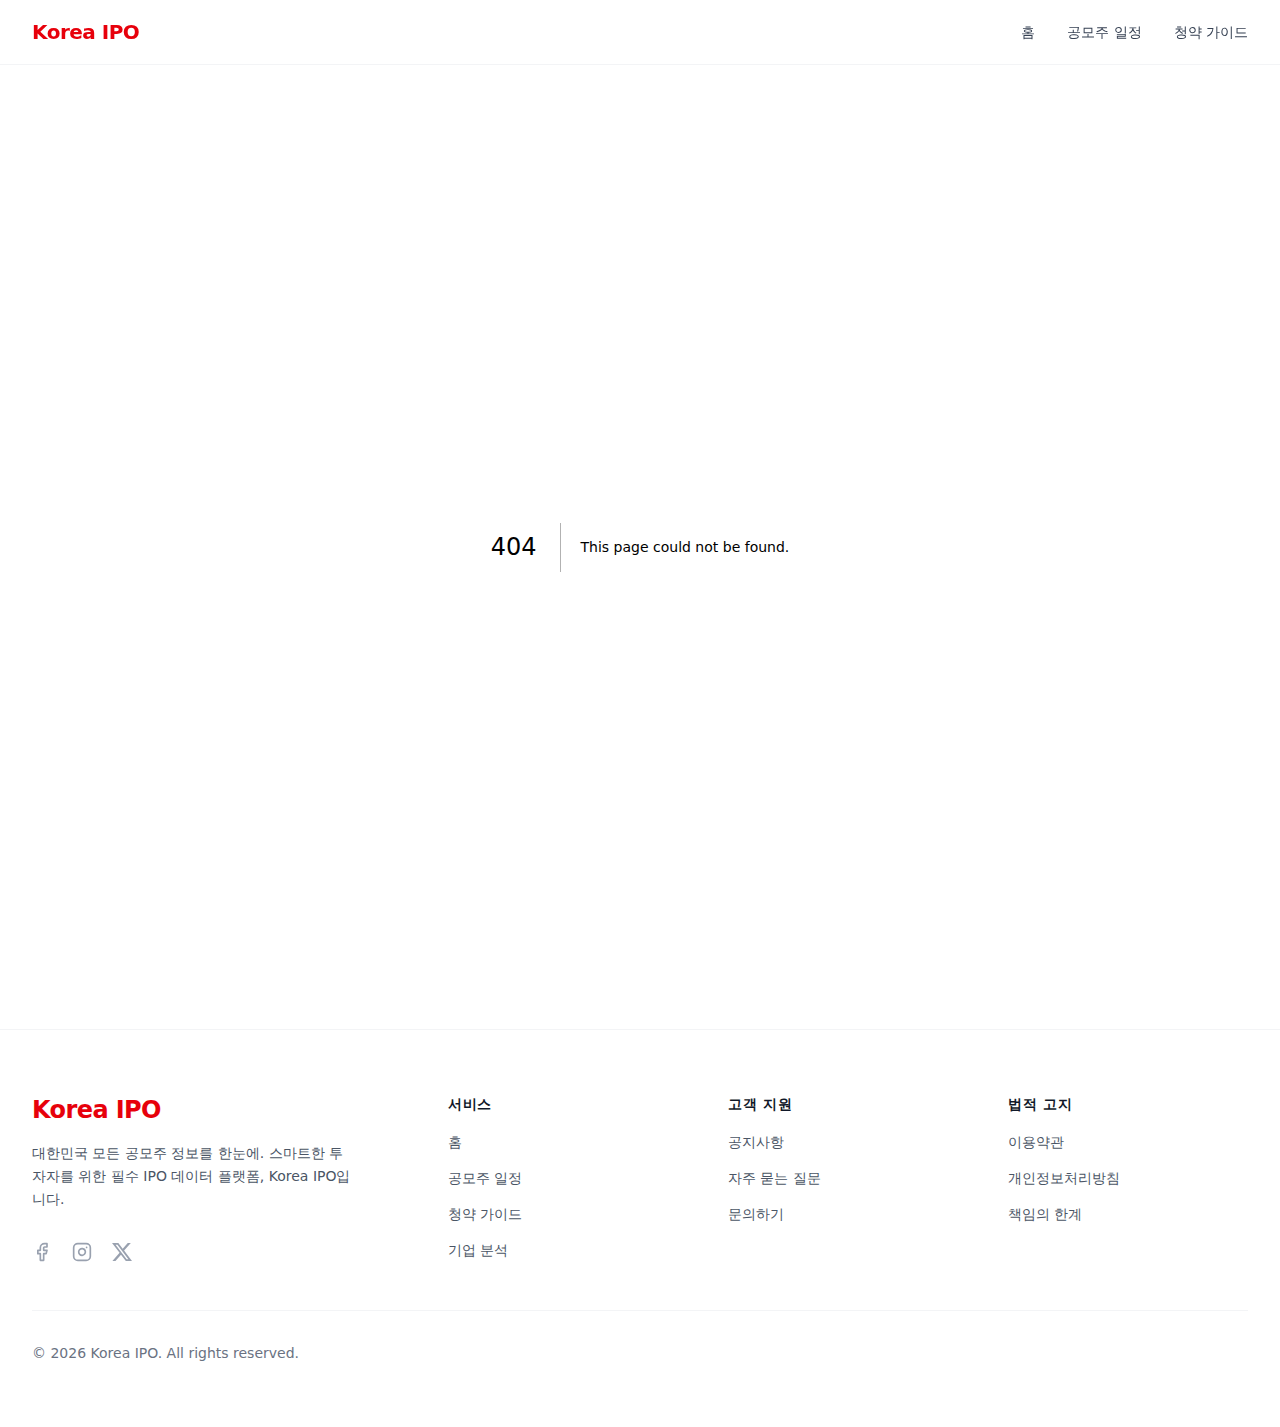
<file: 404/index.html>
<!DOCTYPE html><!--n073uQZAJg5vemxeqRvEK--><html lang="ko"><head><meta charSet="utf-8"/><meta name="viewport" content="width=device-width, initial-scale=1"/><link rel="stylesheet" href="/_next/static/chunks/7cf140023a778e67.css" data-precedence="next"/><link rel="preload" as="script" fetchPriority="low" href="/_next/static/chunks/df6185a85cc0d1e5.js"/><script src="/_next/static/chunks/aa0a7c5c022cbeb9.js" async=""></script><script src="/_next/static/chunks/30ea11065999f7ac.js" async=""></script><script src="/_next/static/chunks/3151069120227279.js" async=""></script><script src="/_next/static/chunks/turbopack-691aed80721f1b55.js" async=""></script><script src="/_next/static/chunks/157663d326df03c8.js" async=""></script><script src="/_next/static/chunks/ff1a16fafef87110.js" async=""></script><script src="/_next/static/chunks/7340adf74ff47ec0.js" async=""></script><title>404: This page could not be found.</title><meta name="robots" content="noindex"/><title>KoreaIPO</title><meta name="description" content="공모주 일정, 청약 정보, 기업별 공모주 분석을 한눈에 확인하세요."/><meta name="robots" content="index, follow"/><meta property="og:title" content="KoreaIPO"/><meta property="og:description" content="공모주 일정과 청약 정보를 한눈에"/><meta property="og:url" content="https://www.koreaipo.co.kr/"/><meta property="og:locale" content="ko_KR"/><meta property="og:image:type" content="image/png"/><meta property="og:image" content="http://localhost:3000/opengraph-image?821822c9620af684"/><meta property="og:image:width" content="1200"/><meta property="og:image:height" content="630"/><meta property="og:type" content="website"/><meta name="twitter:card" content="summary_large_image"/><meta name="twitter:title" content="KoreaIPO"/><meta name="twitter:description" content="공모주 일정과 청약 정보를 한눈에"/><meta name="twitter:image:type" content="image/png"/><meta name="twitter:image" content="http://localhost:3000/opengraph-image?821822c9620af684"/><meta name="twitter:image:width" content="1200"/><meta name="twitter:image:height" content="630"/><link rel="icon" href="/favicon.ico?favicon.a018b637.ico" sizes="48x48" type="image/x-icon"/><script src="/_next/static/chunks/a6dad97d9634a72d.js" noModule=""></script></head><body class="antialiased font-sans"><div hidden=""><!--$--><!--/$--></div><header class="sticky top-0 z-50 w-full border-b border-gray-100 bg-white/80 backdrop-blur-md dark:border-gray-800 dark:bg-gray-950/80 transition-colors duration-300 ease-in-out"><div class="mx-auto flex h-16 max-w-7xl items-center justify-between px-4 sm:px-6 lg:px-8"><div class="flex items-center"><a class="flex items-center gap-2" href="/"><span class="text-xl font-bold tracking-tight text-red-600 dark:text-red-400">Korea IPO</span></a></div><nav class="hidden md:block"><ul class="flex items-center gap-8"><li><a class="text-sm font-medium text-gray-700 transition-colors hover:text-blue-600 dark:text-gray-300 dark:hover:text-blue-400" href="/">홈</a></li><li><a class="text-sm font-medium text-gray-700 transition-colors hover:text-blue-600 dark:text-gray-300 dark:hover:text-blue-400" href="/ipo/">공모주 일정</a></li><li><a class="text-sm font-medium text-gray-700 transition-colors hover:text-blue-600 dark:text-gray-300 dark:hover:text-blue-400" href="/guide/">청약 가이드</a></li></ul></nav><div class="flex md:hidden"><button type="button" class="inline-flex items-center justify-center rounded-md p-2 text-gray-700 transition-colors hover:bg-gray-100 hover:text-blue-600 focus:outline-none focus:ring-2 focus:ring-inset focus:ring-blue-500 dark:text-gray-300 dark:hover:bg-gray-800 dark:hover:text-blue-400" aria-expanded="false" aria-label="Toggle navigation menu"><svg xmlns="http://www.w3.org/2000/svg" width="24" height="24" viewBox="0 0 24 24" fill="none" stroke="currentColor" stroke-width="2" stroke-linecap="round" stroke-linejoin="round" class="lucide lucide-menu" aria-hidden="true"><path d="M4 5h16"></path><path d="M4 12h16"></path><path d="M4 19h16"></path></svg></button></div></div></header><main class="mx-auto max-w-7xl px-4 py-8 sm:px-6 lg:px-8"><div style="font-family:system-ui,&quot;Segoe UI&quot;,Roboto,Helvetica,Arial,sans-serif,&quot;Apple Color Emoji&quot;,&quot;Segoe UI Emoji&quot;;height:100vh;text-align:center;display:flex;flex-direction:column;align-items:center;justify-content:center"><div><style>body{color:#000;background:#fff;margin:0}.next-error-h1{border-right:1px solid rgba(0,0,0,.3)}@media (prefers-color-scheme:dark){body{color:#fff;background:#000}.next-error-h1{border-right:1px solid rgba(255,255,255,.3)}}</style><h1 class="next-error-h1" style="display:inline-block;margin:0 20px 0 0;padding:0 23px 0 0;font-size:24px;font-weight:500;vertical-align:top;line-height:49px">404</h1><div style="display:inline-block"><h2 style="font-size:14px;font-weight:400;line-height:49px;margin:0">This page could not be found.</h2></div></div></div><!--$--><!--/$--></main><footer class="bg-white border-t border-gray-100 dark:bg-gray-950 dark:border-gray-800 transition-colors duration-300"><div class="mx-auto max-w-7xl px-4 py-12 sm:px-6 lg:px-8 lg:py-16"><div class="xl:grid xl:grid-cols-3 xl:gap-8"><div class="space-y-8 xl:col-span-1"><div><a class="flex items-center gap-2" href="/"><span class="text-2xl font-extrabold tracking-tight text-red-600">Korea IPO</span></a><p class="mt-4 text-sm text-gray-600 dark:text-gray-400 max-w-xs leading-relaxed">대한민국 모든 공모주 정보를 한눈에. 스마트한 투자자를 위한 필수 IPO 데이터 플랫폼, Korea IPO입니다.</p></div><div class="flex space-x-5"><a href="https://facebook.com" class="text-gray-400 hover:text-red-600 transition-colors duration-200" target="_blank" rel="noopener noreferrer" aria-label="Facebook"><svg xmlns="http://www.w3.org/2000/svg" width="20" height="20" viewBox="0 0 24 24" fill="none" stroke="currentColor" stroke-width="2" stroke-linecap="round" stroke-linejoin="round" class="lucide lucide-facebook" aria-hidden="true"><path d="M18 2h-3a5 5 0 0 0-5 5v3H7v4h3v8h4v-8h3l1-4h-4V7a1 1 0 0 1 1-1h3z"></path></svg></a><a href="https://instagram.com" class="text-gray-400 hover:text-red-600 transition-colors duration-200" target="_blank" rel="noopener noreferrer" aria-label="Instagram"><svg xmlns="http://www.w3.org/2000/svg" width="20" height="20" viewBox="0 0 24 24" fill="none" stroke="currentColor" stroke-width="2" stroke-linecap="round" stroke-linejoin="round" class="lucide lucide-instagram" aria-hidden="true"><rect width="20" height="20" x="2" y="2" rx="5" ry="5"></rect><path d="M16 11.37A4 4 0 1 1 12.63 8 4 4 0 0 1 16 11.37z"></path><line x1="17.5" x2="17.51" y1="6.5" y2="6.5"></line></svg></a><a href="https://x.com" class="text-gray-400 hover:text-red-600 transition-colors duration-200" target="_blank" rel="noopener noreferrer" aria-label="X"><svg width="20" height="20" viewBox="0 0 24 24" fill="currentColor"><path d="M18.901 1.153h3.68l-8.04 9.19L24 22.846h-7.406l-5.8-7.584-6.638 7.584H.474l8.6-9.83L0 1.154h7.594l5.243 6.932 6.064-6.932zm-1.294 19.497h2.039L6.482 3.239H4.293L17.607 20.65z"></path></svg></a></div></div><div class="mt-12 grid grid-cols-1 gap-10 sm:grid-cols-2 lg:grid-cols-3 xl:col-span-2 xl:mt-0"><div><h3 class="text-sm font-bold text-gray-900 dark:text-white uppercase tracking-wider">서비스</h3><ul role="list" class="mt-4 space-y-3"><li><a class="text-sm text-gray-600 hover:text-red-600 dark:text-gray-400 dark:hover:text-red-400 transition-colors" href="/">홈</a></li><li><a class="text-sm text-gray-600 hover:text-red-600 dark:text-gray-400 dark:hover:text-red-400 transition-colors" href="/ipo/">공모주 일정</a></li><li><a class="text-sm text-gray-600 hover:text-red-600 dark:text-gray-400 dark:hover:text-red-400 transition-colors" href="/guide/">청약 가이드</a></li><li><a class="text-sm text-gray-600 hover:text-red-600 dark:text-gray-400 dark:hover:text-red-400 transition-colors" href="/analysis/">기업 분석</a></li></ul></div><div><h3 class="text-sm font-bold text-gray-900 dark:text-white uppercase tracking-wider">고객 지원</h3><ul role="list" class="mt-4 space-y-3"><li><a class="text-sm text-gray-600 hover:text-red-600 dark:text-gray-400 dark:hover:text-red-400 transition-colors" href="/notice/">공지사항</a></li><li><a class="text-sm text-gray-600 hover:text-red-600 dark:text-gray-400 dark:hover:text-red-400 transition-colors" href="/faq/">자주 묻는 질문</a></li><li><a class="text-sm text-gray-600 hover:text-red-600 dark:text-gray-400 dark:hover:text-red-400 transition-colors" href="/contact/">문의하기</a></li></ul></div><div><h3 class="text-sm font-bold text-gray-900 dark:text-white uppercase tracking-wider">법적 고지</h3><ul role="list" class="mt-4 space-y-3"><li><a class="text-sm text-gray-600 hover:text-red-600 dark:text-gray-400 dark:hover:text-red-400 transition-colors" href="/terms/">이용약관</a></li><li><a class="text-sm text-gray-600 hover:text-red-600 dark:text-gray-400 dark:hover:text-red-400 transition-colors" href="/privacy/">개인정보처리방침</a></li><li><a class="text-sm text-gray-600 hover:text-red-600 dark:text-gray-400 dark:hover:text-red-400 transition-colors" href="/disclaimer/">책임의 한계</a></li></ul></div></div></div><div class="mt-12 border-t border-gray-100 pt-8 dark:border-gray-800"><div class="flex flex-col md:flex-row items-center justify-between gap-4"><p class="text-sm text-gray-500 dark:text-gray-400">© <!-- -->2026<!-- --> Korea IPO. All rights reserved.</p></div></div></div></footer><script src="/_next/static/chunks/df6185a85cc0d1e5.js" id="_R_" async=""></script><script>(self.__next_f=self.__next_f||[]).push([0])</script><script>self.__next_f.push([1,"1:\"$Sreact.fragment\"\n2:I[70119,[\"/_next/static/chunks/157663d326df03c8.js\"],\"default\"]\n3:I[39756,[\"/_next/static/chunks/ff1a16fafef87110.js\",\"/_next/static/chunks/7340adf74ff47ec0.js\"],\"default\"]\n4:I[37457,[\"/_next/static/chunks/ff1a16fafef87110.js\",\"/_next/static/chunks/7340adf74ff47ec0.js\"],\"default\"]\n5:I[22016,[\"/_next/static/chunks/157663d326df03c8.js\"],\"\"]\nb:I[68027,[\"/_next/static/chunks/ff1a16fafef87110.js\",\"/_next/static/chunks/7340adf74ff47ec0.js\"],\"default\"]\n:HL[\"/_next/static/chunks/7cf140023a778e67.css\",\"style\"]\n"])</script><script>self.__next_f.push([1,"0:{\"P\":null,\"b\":\"n073uQZAJg5vemxeqRvEK\",\"c\":[\"\",\"_not-found\",\"\"],\"q\":\"\",\"i\":false,\"f\":[[[\"\",{\"children\":[\"/_not-found\",{\"children\":[\"__PAGE__\",{}]}]},\"$undefined\",\"$undefined\",true],[[\"$\",\"$1\",\"c\",{\"children\":[[[\"$\",\"link\",\"0\",{\"rel\":\"stylesheet\",\"href\":\"/_next/static/chunks/7cf140023a778e67.css\",\"precedence\":\"next\",\"crossOrigin\":\"$undefined\",\"nonce\":\"$undefined\"}],[\"$\",\"script\",\"script-0\",{\"src\":\"/_next/static/chunks/157663d326df03c8.js\",\"async\":true,\"nonce\":\"$undefined\"}]],[\"$\",\"html\",null,{\"lang\":\"ko\",\"children\":[\"$\",\"body\",null,{\"className\":\"antialiased font-sans\",\"children\":[[\"$\",\"$L2\",null,{}],[\"$\",\"main\",null,{\"className\":\"mx-auto max-w-7xl px-4 py-8 sm:px-6 lg:px-8\",\"children\":[\"$\",\"$L3\",null,{\"parallelRouterKey\":\"children\",\"error\":\"$undefined\",\"errorStyles\":\"$undefined\",\"errorScripts\":\"$undefined\",\"template\":[\"$\",\"$L4\",null,{}],\"templateStyles\":\"$undefined\",\"templateScripts\":\"$undefined\",\"notFound\":[[[\"$\",\"title\",null,{\"children\":\"404: This page could not be found.\"}],[\"$\",\"div\",null,{\"style\":{\"fontFamily\":\"system-ui,\\\"Segoe UI\\\",Roboto,Helvetica,Arial,sans-serif,\\\"Apple Color Emoji\\\",\\\"Segoe UI Emoji\\\"\",\"height\":\"100vh\",\"textAlign\":\"center\",\"display\":\"flex\",\"flexDirection\":\"column\",\"alignItems\":\"center\",\"justifyContent\":\"center\"},\"children\":[\"$\",\"div\",null,{\"children\":[[\"$\",\"style\",null,{\"dangerouslySetInnerHTML\":{\"__html\":\"body{color:#000;background:#fff;margin:0}.next-error-h1{border-right:1px solid rgba(0,0,0,.3)}@media (prefers-color-scheme:dark){body{color:#fff;background:#000}.next-error-h1{border-right:1px solid rgba(255,255,255,.3)}}\"}}],[\"$\",\"h1\",null,{\"className\":\"next-error-h1\",\"style\":{\"display\":\"inline-block\",\"margin\":\"0 20px 0 0\",\"padding\":\"0 23px 0 0\",\"fontSize\":24,\"fontWeight\":500,\"verticalAlign\":\"top\",\"lineHeight\":\"49px\"},\"children\":404}],[\"$\",\"div\",null,{\"style\":{\"display\":\"inline-block\"},\"children\":[\"$\",\"h2\",null,{\"style\":{\"fontSize\":14,\"fontWeight\":400,\"lineHeight\":\"49px\",\"margin\":0},\"children\":\"This page could not be found.\"}]}]]}]}]],[]],\"forbidden\":\"$undefined\",\"unauthorized\":\"$undefined\"}]}],[\"$\",\"footer\",null,{\"className\":\"bg-white border-t border-gray-100 dark:bg-gray-950 dark:border-gray-800 transition-colors duration-300\",\"children\":[\"$\",\"div\",null,{\"className\":\"mx-auto max-w-7xl px-4 py-12 sm:px-6 lg:px-8 lg:py-16\",\"children\":[[\"$\",\"div\",null,{\"className\":\"xl:grid xl:grid-cols-3 xl:gap-8\",\"children\":[[\"$\",\"div\",null,{\"className\":\"space-y-8 xl:col-span-1\",\"children\":[[\"$\",\"div\",null,{\"children\":[[\"$\",\"$L5\",null,{\"href\":\"/\",\"className\":\"flex items-center gap-2\",\"children\":[\"$\",\"span\",null,{\"className\":\"text-2xl font-extrabold tracking-tight text-red-600\",\"children\":\"Korea IPO\"}]}],[\"$\",\"p\",null,{\"className\":\"mt-4 text-sm text-gray-600 dark:text-gray-400 max-w-xs leading-relaxed\",\"children\":\"대한민국 모든 공모주 정보를 한눈에. 스마트한 투자자를 위한 필수 IPO 데이터 플랫폼, Korea IPO입니다.\"}]]}],[\"$\",\"div\",null,{\"className\":\"flex space-x-5\",\"children\":[[\"$\",\"a\",\"Facebook\",{\"href\":\"https://facebook.com\",\"className\":\"text-gray-400 hover:text-red-600 transition-colors duration-200\",\"target\":\"_blank\",\"rel\":\"noopener noreferrer\",\"aria-label\":\"Facebook\",\"children\":[\"$\",\"svg\",null,{\"ref\":\"$undefined\",\"xmlns\":\"http://www.w3.org/2000/svg\",\"width\":20,\"height\":20,\"viewBox\":\"0 0 24 24\",\"fill\":\"none\",\"stroke\":\"currentColor\",\"strokeWidth\":2,\"strokeLinecap\":\"round\",\"strokeLinejoin\":\"round\",\"className\":\"lucide lucide-facebook\",\"aria-hidden\":\"true\",\"children\":[[\"$\",\"path\",\"1jg4f8\",{\"d\":\"M18 2h-3a5 5 0 0 0-5 5v3H7v4h3v8h4v-8h3l1-4h-4V7a1 1 0 0 1 1-1h3z\"}],\"$undefined\"]}]}],[\"$\",\"a\",\"Instagram\",{\"href\":\"https://instagram.com\",\"className\":\"text-gray-400 hover:text-red-600 transition-colors duration-200\",\"target\":\"_blank\",\"rel\":\"noopener noreferrer\",\"aria-label\":\"Instagram\",\"children\":[\"$\",\"svg\",null,{\"ref\":\"$undefined\",\"xmlns\":\"http://www.w3.org/2000/svg\",\"width\":20,\"height\":20,\"viewBox\":\"0 0 24 24\",\"fill\":\"none\",\"stroke\":\"currentColor\",\"strokeWidth\":2,\"strokeLinecap\":\"round\",\"strokeLinejoin\":\"round\",\"className\":\"lucide lucide-instagram\",\"aria-hidden\":\"true\",\"children\":[[\"$\",\"rect\",\"2e1cvw\",{\"width\":\"20\",\"height\":\"20\",\"x\":\"2\",\"y\":\"2\",\"rx\":\"5\",\"ry\":\"5\"}],[\"$\",\"path\",\"9exkf1\",{\"d\":\"M16 11.37A4 4 0 1 1 12.63 8 4 4 0 0 1 16 11.37z\"}],[\"$\",\"line\",\"r4j83e\",{\"x1\":\"17.5\",\"x2\":\"17.51\",\"y1\":\"6.5\",\"y2\":\"6.5\"}],\"$undefined\"]}]}],[\"$\",\"a\",\"X\",{\"href\":\"https://x.com\",\"className\":\"text-gray-400 hover:text-red-600 transition-colors duration-200\",\"target\":\"_blank\",\"rel\":\"noopener noreferrer\",\"aria-label\":\"X\",\"children\":[\"$\",\"svg\",null,{\"width\":20,\"height\":20,\"viewBox\":\"0 0 24 24\",\"fill\":\"currentColor\",\"children\":[\"$\",\"path\",null,{\"d\":\"M18.901 1.153h3.68l-8.04 9.19L24 22.846h-7.406l-5.8-7.584-6.638 7.584H.474l8.6-9.83L0 1.154h7.594l5.243 6.932 6.064-6.932zm-1.294 19.497h2.039L6.482 3.239H4.293L17.607 20.65z\"}]}]}]]}]]}],\"$L6\"]}],\"$L7\"]}]}]]}]}]]}],{\"children\":[\"$L8\",{\"children\":[\"$L9\",{},null,false,false]},null,false,false]},null,false,false],\"$La\",false]],\"m\":\"$undefined\",\"G\":[\"$b\",\"$undefined\"],\"S\":true}\n"])</script><script>self.__next_f.push([1,"c:I[97367,[\"/_next/static/chunks/ff1a16fafef87110.js\",\"/_next/static/chunks/7340adf74ff47ec0.js\"],\"OutletBoundary\"]\nd:\"$Sreact.suspense\"\nf:I[97367,[\"/_next/static/chunks/ff1a16fafef87110.js\",\"/_next/static/chunks/7340adf74ff47ec0.js\"],\"ViewportBoundary\"]\n11:I[97367,[\"/_next/static/chunks/ff1a16fafef87110.js\",\"/_next/static/chunks/7340adf74ff47ec0.js\"],\"MetadataBoundary\"]\n"])</script><script>self.__next_f.push([1,"6:[\"$\",\"div\",null,{\"className\":\"mt-12 grid grid-cols-1 gap-10 sm:grid-cols-2 lg:grid-cols-3 xl:col-span-2 xl:mt-0\",\"children\":[[\"$\",\"div\",\"서비스\",{\"children\":[[\"$\",\"h3\",null,{\"className\":\"text-sm font-bold text-gray-900 dark:text-white uppercase tracking-wider\",\"children\":\"서비스\"}],[\"$\",\"ul\",null,{\"role\":\"list\",\"className\":\"mt-4 space-y-3\",\"children\":[[\"$\",\"li\",\"홈\",{\"children\":[\"$\",\"$L5\",null,{\"href\":\"/\",\"className\":\"text-sm text-gray-600 hover:text-red-600 dark:text-gray-400 dark:hover:text-red-400 transition-colors\",\"children\":\"홈\"}]}],[\"$\",\"li\",\"공모주 일정\",{\"children\":[\"$\",\"$L5\",null,{\"href\":\"/ipo\",\"className\":\"text-sm text-gray-600 hover:text-red-600 dark:text-gray-400 dark:hover:text-red-400 transition-colors\",\"children\":\"공모주 일정\"}]}],[\"$\",\"li\",\"청약 가이드\",{\"children\":[\"$\",\"$L5\",null,{\"href\":\"/guide\",\"className\":\"text-sm text-gray-600 hover:text-red-600 dark:text-gray-400 dark:hover:text-red-400 transition-colors\",\"children\":\"청약 가이드\"}]}],[\"$\",\"li\",\"기업 분석\",{\"children\":[\"$\",\"$L5\",null,{\"href\":\"/analysis\",\"className\":\"text-sm text-gray-600 hover:text-red-600 dark:text-gray-400 dark:hover:text-red-400 transition-colors\",\"children\":\"기업 분석\"}]}]]}]]}],[\"$\",\"div\",\"고객 지원\",{\"children\":[[\"$\",\"h3\",null,{\"className\":\"text-sm font-bold text-gray-900 dark:text-white uppercase tracking-wider\",\"children\":\"고객 지원\"}],[\"$\",\"ul\",null,{\"role\":\"list\",\"className\":\"mt-4 space-y-3\",\"children\":[[\"$\",\"li\",\"공지사항\",{\"children\":[\"$\",\"$L5\",null,{\"href\":\"/notice\",\"className\":\"text-sm text-gray-600 hover:text-red-600 dark:text-gray-400 dark:hover:text-red-400 transition-colors\",\"children\":\"공지사항\"}]}],[\"$\",\"li\",\"자주 묻는 질문\",{\"children\":[\"$\",\"$L5\",null,{\"href\":\"/faq\",\"className\":\"text-sm text-gray-600 hover:text-red-600 dark:text-gray-400 dark:hover:text-red-400 transition-colors\",\"children\":\"자주 묻는 질문\"}]}],[\"$\",\"li\",\"문의하기\",{\"children\":[\"$\",\"$L5\",null,{\"href\":\"/contact\",\"className\":\"text-sm text-gray-600 hover:text-red-600 dark:text-gray-400 dark:hover:text-red-400 transition-colors\",\"children\":\"문의하기\"}]}]]}]]}],[\"$\",\"div\",\"법적 고지\",{\"children\":[[\"$\",\"h3\",null,{\"className\":\"text-sm font-bold text-gray-900 dark:text-white uppercase tracking-wider\",\"children\":\"법적 고지\"}],[\"$\",\"ul\",null,{\"role\":\"list\",\"className\":\"mt-4 space-y-3\",\"children\":[[\"$\",\"li\",\"이용약관\",{\"children\":[\"$\",\"$L5\",null,{\"href\":\"/terms\",\"className\":\"text-sm text-gray-600 hover:text-red-600 dark:text-gray-400 dark:hover:text-red-400 transition-colors\",\"children\":\"이용약관\"}]}],[\"$\",\"li\",\"개인정보처리방침\",{\"children\":[\"$\",\"$L5\",null,{\"href\":\"/privacy\",\"className\":\"text-sm text-gray-600 hover:text-red-600 dark:text-gray-400 dark:hover:text-red-400 transition-colors\",\"children\":\"개인정보처리방침\"}]}],[\"$\",\"li\",\"책임의 한계\",{\"children\":[\"$\",\"$L5\",null,{\"href\":\"/disclaimer\",\"className\":\"text-sm text-gray-600 hover:text-red-600 dark:text-gray-400 dark:hover:text-red-400 transition-colors\",\"children\":\"책임의 한계\"}]}]]}]]}]]}]\n"])</script><script>self.__next_f.push([1,"7:[\"$\",\"div\",null,{\"className\":\"mt-12 border-t border-gray-100 pt-8 dark:border-gray-800\",\"children\":[\"$\",\"div\",null,{\"className\":\"flex flex-col md:flex-row items-center justify-between gap-4\",\"children\":[\"$\",\"p\",null,{\"className\":\"text-sm text-gray-500 dark:text-gray-400\",\"children\":[\"© \",2026,\" Korea IPO. All rights reserved.\"]}]}]}]\n8:[\"$\",\"$1\",\"c\",{\"children\":[null,[\"$\",\"$L3\",null,{\"parallelRouterKey\":\"children\",\"error\":\"$undefined\",\"errorStyles\":\"$undefined\",\"errorScripts\":\"$undefined\",\"template\":[\"$\",\"$L4\",null,{}],\"templateStyles\":\"$undefined\",\"templateScripts\":\"$undefined\",\"notFound\":\"$undefined\",\"forbidden\":\"$undefined\",\"unauthorized\":\"$undefined\"}]]}]\n9:[\"$\",\"$1\",\"c\",{\"children\":[[[\"$\",\"title\",null,{\"children\":\"404: This page could not be found.\"}],[\"$\",\"div\",null,{\"style\":\"$0:f:0:1:0:props:children:1:props:children:props:children:1:props:children:props:notFound:0:1:props:style\",\"children\":[\"$\",\"div\",null,{\"children\":[[\"$\",\"style\",null,{\"dangerouslySetInnerHTML\":{\"__html\":\"body{color:#000;background:#fff;margin:0}.next-error-h1{border-right:1px solid rgba(0,0,0,.3)}@media (prefers-color-scheme:dark){body{color:#fff;background:#000}.next-error-h1{border-right:1px solid rgba(255,255,255,.3)}}\"}}],[\"$\",\"h1\",null,{\"className\":\"next-error-h1\",\"style\":\"$0:f:0:1:0:props:children:1:props:children:props:children:1:props:children:props:notFound:0:1:props:children:props:children:1:props:style\",\"children\":404}],[\"$\",\"div\",null,{\"style\":\"$0:f:0:1:0:props:children:1:props:children:props:children:1:props:children:props:notFound:0:1:props:children:props:children:2:props:style\",\"children\":[\"$\",\"h2\",null,{\"style\":\"$0:f:0:1:0:props:children:1:props:children:props:children:1:props:children:props:notFound:0:1:props:children:props:children:2:props:children:props:style\",\"children\":\"This page could not be found.\"}]}]]}]}]],null,[\"$\",\"$Lc\",null,{\"children\":[\"$\",\"$d\",null,{\"name\":\"Next.MetadataOutlet\",\"children\":\"$@e\"}]}]]}]\na:[\"$\",\"$1\",\"h\",{\"children\":[[\"$\",\"meta\",null,{\"name\":\"robots\",\"content\":\"noindex\"}],[\"$\",\"$Lf\",null,{\"children\":\"$L10\"}],[\"$\",\"div\",null,{\"hidden\":true,\"children\":[\"$\",\"$L11\",null,{\"children\":[\"$\",\"$d\",null,{\"name\":\"Next.Metadata\",\"children\":\"$L12\"}]}]}],null]}]\n"])</script><script>self.__next_f.push([1,"10:[[\"$\",\"meta\",\"0\",{\"charSet\":\"utf-8\"}],[\"$\",\"meta\",\"1\",{\"name\":\"viewport\",\"content\":\"width=device-width, initial-scale=1\"}]]\n"])</script><script>self.__next_f.push([1,"13:I[27201,[\"/_next/static/chunks/ff1a16fafef87110.js\",\"/_next/static/chunks/7340adf74ff47ec0.js\"],\"IconMark\"]\ne:null\n"])</script><script>self.__next_f.push([1,"12:[[\"$\",\"title\",\"0\",{\"children\":\"KoreaIPO\"}],[\"$\",\"meta\",\"1\",{\"name\":\"description\",\"content\":\"공모주 일정, 청약 정보, 기업별 공모주 분석을 한눈에 확인하세요.\"}],[\"$\",\"meta\",\"2\",{\"name\":\"robots\",\"content\":\"index, follow\"}],[\"$\",\"meta\",\"3\",{\"property\":\"og:title\",\"content\":\"KoreaIPO\"}],[\"$\",\"meta\",\"4\",{\"property\":\"og:description\",\"content\":\"공모주 일정과 청약 정보를 한눈에\"}],[\"$\",\"meta\",\"5\",{\"property\":\"og:url\",\"content\":\"https://www.koreaipo.co.kr/\"}],[\"$\",\"meta\",\"6\",{\"property\":\"og:locale\",\"content\":\"ko_KR\"}],[\"$\",\"meta\",\"7\",{\"property\":\"og:image:type\",\"content\":\"image/png\"}],[\"$\",\"meta\",\"8\",{\"property\":\"og:image\",\"content\":\"http://localhost:3000/opengraph-image?821822c9620af684\"}],[\"$\",\"meta\",\"9\",{\"property\":\"og:image:width\",\"content\":\"1200\"}],[\"$\",\"meta\",\"10\",{\"property\":\"og:image:height\",\"content\":\"630\"}],[\"$\",\"meta\",\"11\",{\"property\":\"og:type\",\"content\":\"website\"}],[\"$\",\"meta\",\"12\",{\"name\":\"twitter:card\",\"content\":\"summary_large_image\"}],[\"$\",\"meta\",\"13\",{\"name\":\"twitter:title\",\"content\":\"KoreaIPO\"}],[\"$\",\"meta\",\"14\",{\"name\":\"twitter:description\",\"content\":\"공모주 일정과 청약 정보를 한눈에\"}],[\"$\",\"meta\",\"15\",{\"name\":\"twitter:image:type\",\"content\":\"image/png\"}],[\"$\",\"meta\",\"16\",{\"name\":\"twitter:image\",\"content\":\"http://localhost:3000/opengraph-image?821822c9620af684\"}],[\"$\",\"meta\",\"17\",{\"name\":\"twitter:image:width\",\"content\":\"1200\"}],[\"$\",\"meta\",\"18\",{\"name\":\"twitter:image:height\",\"content\":\"630\"}],[\"$\",\"link\",\"19\",{\"rel\":\"icon\",\"href\":\"/favicon.ico?favicon.a018b637.ico\",\"sizes\":\"48x48\",\"type\":\"image/x-icon\"}],[\"$\",\"$L13\",\"20\",{}]]\n"])</script></body></html>
</file>
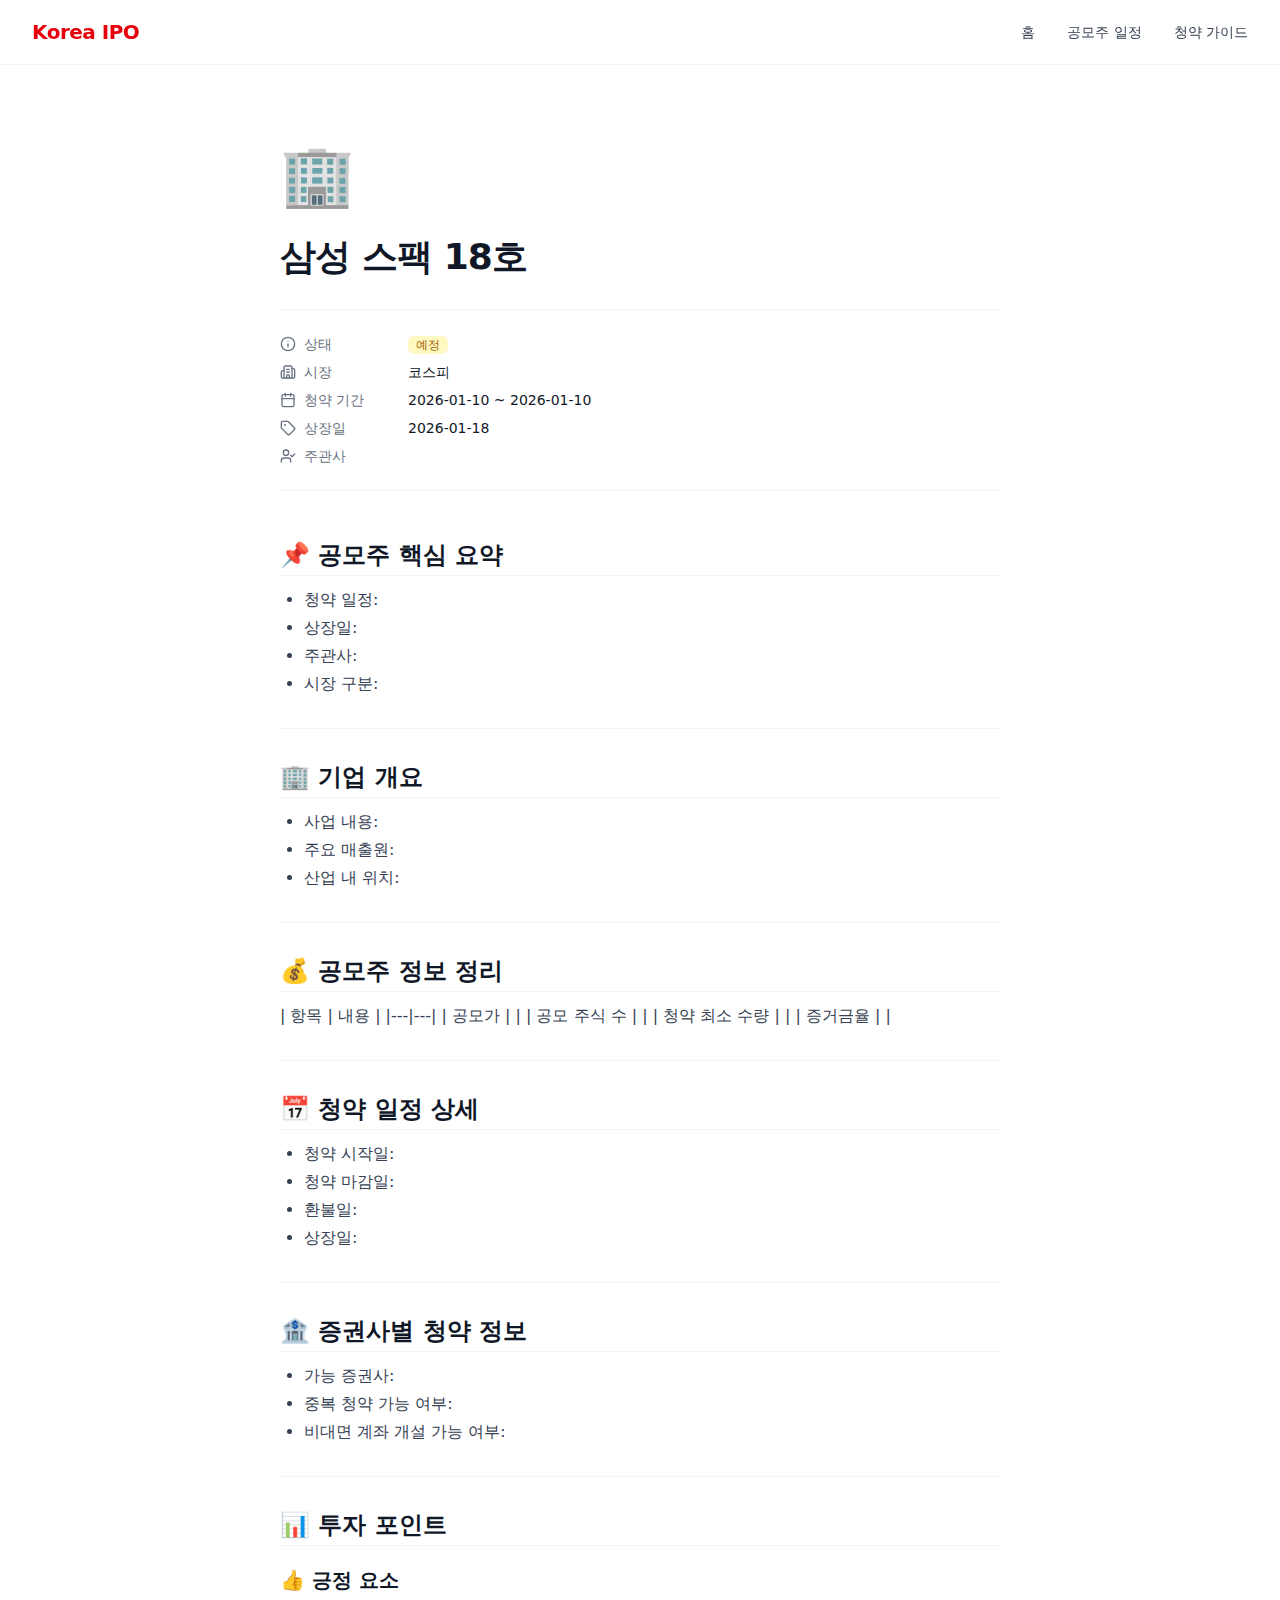
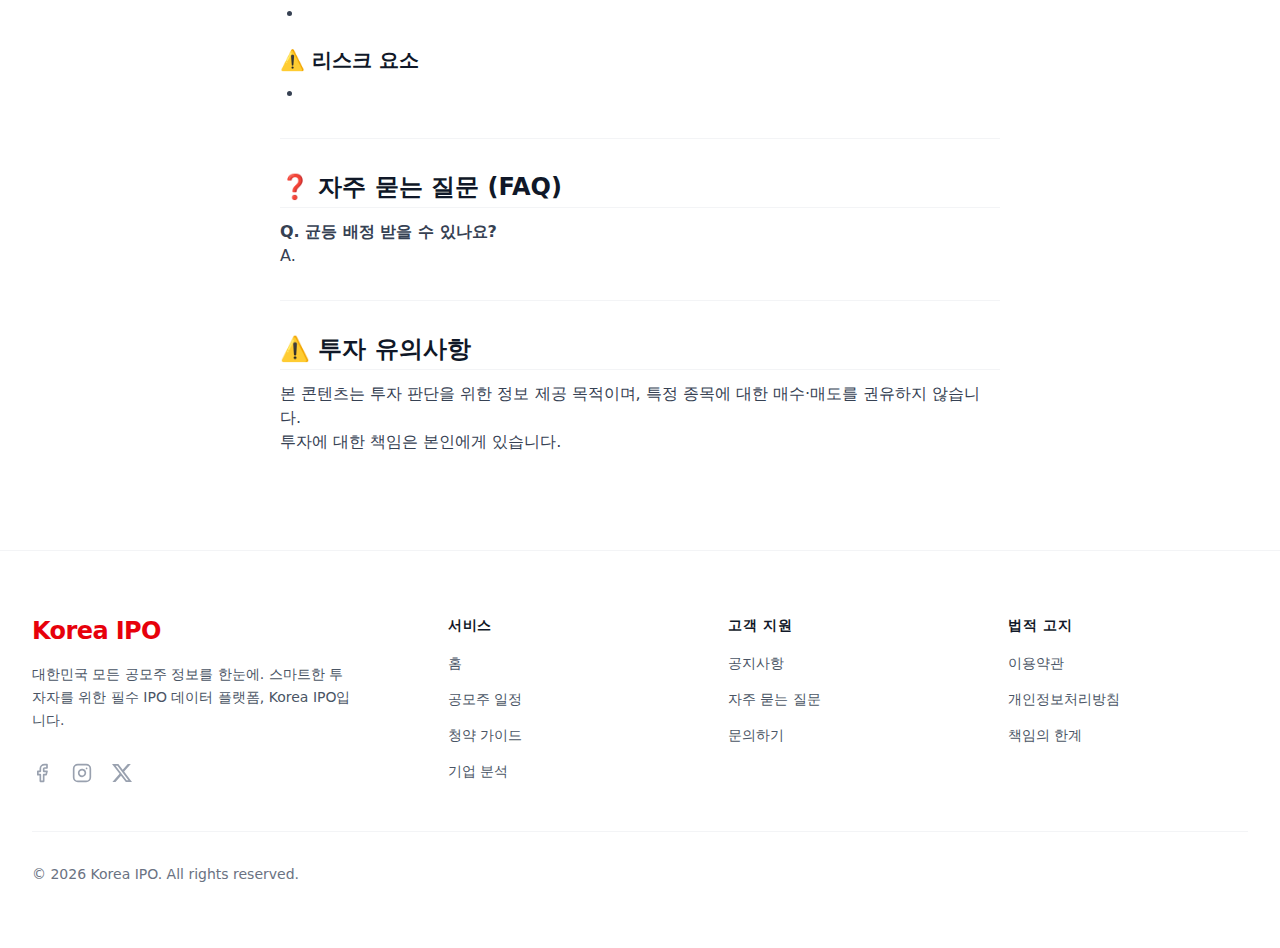
<file: ipo/samyang-foods/index.html>
<!DOCTYPE html><!--n073uQZAJg5vemxeqRvEK--><html lang="ko"><head><meta charSet="utf-8"/><meta name="viewport" content="width=device-width, initial-scale=1"/><link rel="stylesheet" href="/_next/static/chunks/7cf140023a778e67.css" data-precedence="next"/><link rel="preload" as="script" fetchPriority="low" href="/_next/static/chunks/df6185a85cc0d1e5.js"/><script src="/_next/static/chunks/aa0a7c5c022cbeb9.js" async=""></script><script src="/_next/static/chunks/30ea11065999f7ac.js" async=""></script><script src="/_next/static/chunks/3151069120227279.js" async=""></script><script src="/_next/static/chunks/turbopack-691aed80721f1b55.js" async=""></script><script src="/_next/static/chunks/157663d326df03c8.js" async=""></script><script src="/_next/static/chunks/ff1a16fafef87110.js" async=""></script><script src="/_next/static/chunks/7340adf74ff47ec0.js" async=""></script><title>KoreaIPO</title><meta name="description" content="공모주 일정, 청약 정보, 기업별 공모주 분석을 한눈에 확인하세요."/><meta name="robots" content="index, follow"/><meta property="og:title" content="KoreaIPO"/><meta property="og:description" content="공모주 일정과 청약 정보를 한눈에"/><meta property="og:url" content="https://www.koreaipo.co.kr/"/><meta property="og:locale" content="ko_KR"/><meta property="og:image:type" content="image/png"/><meta property="og:image" content="http://localhost:3000/opengraph-image?821822c9620af684"/><meta property="og:image:width" content="1200"/><meta property="og:image:height" content="630"/><meta property="og:type" content="website"/><meta name="twitter:card" content="summary_large_image"/><meta name="twitter:title" content="KoreaIPO"/><meta name="twitter:description" content="공모주 일정과 청약 정보를 한눈에"/><meta name="twitter:image:type" content="image/png"/><meta name="twitter:image" content="http://localhost:3000/opengraph-image?821822c9620af684"/><meta name="twitter:image:width" content="1200"/><meta name="twitter:image:height" content="630"/><link rel="icon" href="/favicon.ico?favicon.a018b637.ico" sizes="48x48" type="image/x-icon"/><script src="/_next/static/chunks/a6dad97d9634a72d.js" noModule=""></script></head><body class="antialiased font-sans"><div hidden=""><!--$--><!--/$--></div><header class="sticky top-0 z-50 w-full border-b border-gray-100 bg-white/80 backdrop-blur-md dark:border-gray-800 dark:bg-gray-950/80 transition-colors duration-300 ease-in-out"><div class="mx-auto flex h-16 max-w-7xl items-center justify-between px-4 sm:px-6 lg:px-8"><div class="flex items-center"><a class="flex items-center gap-2" href="/"><span class="text-xl font-bold tracking-tight text-red-600 dark:text-red-400">Korea IPO</span></a></div><nav class="hidden md:block"><ul class="flex items-center gap-8"><li><a class="text-sm font-medium text-gray-700 transition-colors hover:text-blue-600 dark:text-gray-300 dark:hover:text-blue-400" href="/">홈</a></li><li><a class="text-sm font-medium text-gray-700 transition-colors hover:text-blue-600 dark:text-gray-300 dark:hover:text-blue-400" href="/ipo/">공모주 일정</a></li><li><a class="text-sm font-medium text-gray-700 transition-colors hover:text-blue-600 dark:text-gray-300 dark:hover:text-blue-400" href="/guide/">청약 가이드</a></li></ul></nav><div class="flex md:hidden"><button type="button" class="inline-flex items-center justify-center rounded-md p-2 text-gray-700 transition-colors hover:bg-gray-100 hover:text-blue-600 focus:outline-none focus:ring-2 focus:ring-inset focus:ring-blue-500 dark:text-gray-300 dark:hover:bg-gray-800 dark:hover:text-blue-400" aria-expanded="false" aria-label="Toggle navigation menu"><svg xmlns="http://www.w3.org/2000/svg" width="24" height="24" viewBox="0 0 24 24" fill="none" stroke="currentColor" stroke-width="2" stroke-linecap="round" stroke-linejoin="round" class="lucide lucide-menu" aria-hidden="true"><path d="M4 5h16"></path><path d="M4 12h16"></path><path d="M4 19h16"></path></svg></button></div></div></header><main class="mx-auto max-w-7xl px-4 py-8 sm:px-6 lg:px-8"><div class="max-w-3xl mx-auto py-12 px-4 sm:px-6"><div class="mb-8"><div class="text-6xl mb-4">🏢</div></div><h1 class="text-4xl font-bold text-gray-900 mb-8 tracking-tight">삼성 스팩 18호</h1><div class="grid grid-cols-1 gap-y-2 mb-12 border-t border-b border-gray-100 py-6"><div class="flex items-center text-sm group"><div class="flex items-center gap-2 w-32 text-gray-500 shrink-0"><svg xmlns="http://www.w3.org/2000/svg" width="24" height="24" viewBox="0 0 24 24" fill="none" stroke="currentColor" stroke-width="2" stroke-linecap="round" stroke-linejoin="round" class="lucide lucide-info w-4 h-4" aria-hidden="true"><circle cx="12" cy="12" r="10"></circle><path d="M12 16v-4"></path><path d="M12 8h.01"></path></svg><span>상태</span></div><div class="flex-1"><span class="px-2 py-0.5 rounded-md text-xs font-medium bg-yellow-100 text-yellow-700">예정</span></div></div><div class="flex items-center text-sm group"><div class="flex items-center gap-2 w-32 text-gray-500 shrink-0"><svg xmlns="http://www.w3.org/2000/svg" width="24" height="24" viewBox="0 0 24 24" fill="none" stroke="currentColor" stroke-width="2" stroke-linecap="round" stroke-linejoin="round" class="lucide lucide-building2 lucide-building-2 w-4 h-4" aria-hidden="true"><path d="M10 12h4"></path><path d="M10 8h4"></path><path d="M14 21v-3a2 2 0 0 0-4 0v3"></path><path d="M6 10H4a2 2 0 0 0-2 2v7a2 2 0 0 0 2 2h16a2 2 0 0 0 2-2V9a2 2 0 0 0-2-2h-2"></path><path d="M6 21V5a2 2 0 0 1 2-2h8a2 2 0 0 1 2 2v16"></path></svg><span>시장</span></div><div class="flex-1"><span class="text-gray-900">코스피</span></div></div><div class="flex items-center text-sm group"><div class="flex items-center gap-2 w-32 text-gray-500 shrink-0"><svg xmlns="http://www.w3.org/2000/svg" width="24" height="24" viewBox="0 0 24 24" fill="none" stroke="currentColor" stroke-width="2" stroke-linecap="round" stroke-linejoin="round" class="lucide lucide-calendar w-4 h-4" aria-hidden="true"><path d="M8 2v4"></path><path d="M16 2v4"></path><rect width="18" height="18" x="3" y="4" rx="2"></rect><path d="M3 10h18"></path></svg><span>청약 기간</span></div><div class="flex-1"><span class="text-gray-900">2026-01-10 ~ 2026-01-10</span></div></div><div class="flex items-center text-sm group"><div class="flex items-center gap-2 w-32 text-gray-500 shrink-0"><svg xmlns="http://www.w3.org/2000/svg" width="24" height="24" viewBox="0 0 24 24" fill="none" stroke="currentColor" stroke-width="2" stroke-linecap="round" stroke-linejoin="round" class="lucide lucide-tag w-4 h-4" aria-hidden="true"><path d="M12.586 2.586A2 2 0 0 0 11.172 2H4a2 2 0 0 0-2 2v7.172a2 2 0 0 0 .586 1.414l8.704 8.704a2.426 2.426 0 0 0 3.42 0l6.58-6.58a2.426 2.426 0 0 0 0-3.42z"></path><circle cx="7.5" cy="7.5" r=".5" fill="currentColor"></circle></svg><span>상장일</span></div><div class="flex-1"><span class="text-gray-900">2026-01-18</span></div></div><div class="flex items-center text-sm group"><div class="flex items-center gap-2 w-32 text-gray-500 shrink-0"><svg xmlns="http://www.w3.org/2000/svg" width="24" height="24" viewBox="0 0 24 24" fill="none" stroke="currentColor" stroke-width="2" stroke-linecap="round" stroke-linejoin="round" class="lucide lucide-user-check w-4 h-4" aria-hidden="true"><path d="m16 11 2 2 4-4"></path><path d="M16 21v-2a4 4 0 0 0-4-4H6a4 4 0 0 0-4 4v2"></path><circle cx="9" cy="7" r="4"></circle></svg><span>주관사</span></div><div class="flex-1"><span class="text-gray-900"></span></div></div></div><div class="notion-prose max-w-none"><h2>📌 공모주 핵심 요약</h2>
<ul>
<li>청약 일정:</li>
<li>상장일:</li>
<li>주관사:</li>
<li>시장 구분:</li>
</ul>
<hr/>
<h2>🏢 기업 개요</h2>
<ul>
<li>사업 내용:</li>
<li>주요 매출원:</li>
<li>산업 내 위치:</li>
</ul>
<hr/>
<h2>💰 공모주 정보 정리</h2>
<p>| 항목 | 내용 |
|---|---|
| 공모가 | |
| 공모 주식 수 | |
| 청약 최소 수량 | |
| 증거금율 | |</p>
<hr/>
<h2>📅 청약 일정 상세</h2>
<ul>
<li>청약 시작일:</li>
<li>청약 마감일:</li>
<li>환불일:</li>
<li>상장일:</li>
</ul>
<hr/>
<h2>🏦 증권사별 청약 정보</h2>
<ul>
<li>가능 증권사:</li>
<li>중복 청약 가능 여부:</li>
<li>비대면 계좌 개설 가능 여부:</li>
</ul>
<hr/>
<h2>📊 투자 포인트</h2>
<h3>👍 긍정 요소</h3>
<ul>
<li></li>
</ul>
<h3>⚠️ 리스크 요소</h3>
<ul>
<li></li>
</ul>
<hr/>
<h2>❓ 자주 묻는 질문 (FAQ)</h2>
<p><strong>Q. 균등 배정 받을 수 있나요?</strong><br/>
<!-- -->A.</p>
<hr/>
<h2>⚠️ 투자 유의사항</h2>
<p>본 콘텐츠는 투자 판단을 위한 정보 제공 목적이며, 특정 종목에 대한 매수·매도를 권유하지 않습니다.<br/>
<!-- -->투자에 대한 책임은 본인에게 있습니다.</p></div></div><!--$--><!--/$--></main><footer class="bg-white border-t border-gray-100 dark:bg-gray-950 dark:border-gray-800 transition-colors duration-300"><div class="mx-auto max-w-7xl px-4 py-12 sm:px-6 lg:px-8 lg:py-16"><div class="xl:grid xl:grid-cols-3 xl:gap-8"><div class="space-y-8 xl:col-span-1"><div><a class="flex items-center gap-2" href="/"><span class="text-2xl font-extrabold tracking-tight text-red-600">Korea IPO</span></a><p class="mt-4 text-sm text-gray-600 dark:text-gray-400 max-w-xs leading-relaxed">대한민국 모든 공모주 정보를 한눈에. 스마트한 투자자를 위한 필수 IPO 데이터 플랫폼, Korea IPO입니다.</p></div><div class="flex space-x-5"><a href="https://facebook.com" class="text-gray-400 hover:text-red-600 transition-colors duration-200" target="_blank" rel="noopener noreferrer" aria-label="Facebook"><svg xmlns="http://www.w3.org/2000/svg" width="20" height="20" viewBox="0 0 24 24" fill="none" stroke="currentColor" stroke-width="2" stroke-linecap="round" stroke-linejoin="round" class="lucide lucide-facebook" aria-hidden="true"><path d="M18 2h-3a5 5 0 0 0-5 5v3H7v4h3v8h4v-8h3l1-4h-4V7a1 1 0 0 1 1-1h3z"></path></svg></a><a href="https://instagram.com" class="text-gray-400 hover:text-red-600 transition-colors duration-200" target="_blank" rel="noopener noreferrer" aria-label="Instagram"><svg xmlns="http://www.w3.org/2000/svg" width="20" height="20" viewBox="0 0 24 24" fill="none" stroke="currentColor" stroke-width="2" stroke-linecap="round" stroke-linejoin="round" class="lucide lucide-instagram" aria-hidden="true"><rect width="20" height="20" x="2" y="2" rx="5" ry="5"></rect><path d="M16 11.37A4 4 0 1 1 12.63 8 4 4 0 0 1 16 11.37z"></path><line x1="17.5" x2="17.51" y1="6.5" y2="6.5"></line></svg></a><a href="https://x.com" class="text-gray-400 hover:text-red-600 transition-colors duration-200" target="_blank" rel="noopener noreferrer" aria-label="X"><svg width="20" height="20" viewBox="0 0 24 24" fill="currentColor"><path d="M18.901 1.153h3.68l-8.04 9.19L24 22.846h-7.406l-5.8-7.584-6.638 7.584H.474l8.6-9.83L0 1.154h7.594l5.243 6.932 6.064-6.932zm-1.294 19.497h2.039L6.482 3.239H4.293L17.607 20.65z"></path></svg></a></div></div><div class="mt-12 grid grid-cols-1 gap-10 sm:grid-cols-2 lg:grid-cols-3 xl:col-span-2 xl:mt-0"><div><h3 class="text-sm font-bold text-gray-900 dark:text-white uppercase tracking-wider">서비스</h3><ul role="list" class="mt-4 space-y-3"><li><a class="text-sm text-gray-600 hover:text-red-600 dark:text-gray-400 dark:hover:text-red-400 transition-colors" href="/">홈</a></li><li><a class="text-sm text-gray-600 hover:text-red-600 dark:text-gray-400 dark:hover:text-red-400 transition-colors" href="/ipo/">공모주 일정</a></li><li><a class="text-sm text-gray-600 hover:text-red-600 dark:text-gray-400 dark:hover:text-red-400 transition-colors" href="/guide/">청약 가이드</a></li><li><a class="text-sm text-gray-600 hover:text-red-600 dark:text-gray-400 dark:hover:text-red-400 transition-colors" href="/analysis/">기업 분석</a></li></ul></div><div><h3 class="text-sm font-bold text-gray-900 dark:text-white uppercase tracking-wider">고객 지원</h3><ul role="list" class="mt-4 space-y-3"><li><a class="text-sm text-gray-600 hover:text-red-600 dark:text-gray-400 dark:hover:text-red-400 transition-colors" href="/notice/">공지사항</a></li><li><a class="text-sm text-gray-600 hover:text-red-600 dark:text-gray-400 dark:hover:text-red-400 transition-colors" href="/faq/">자주 묻는 질문</a></li><li><a class="text-sm text-gray-600 hover:text-red-600 dark:text-gray-400 dark:hover:text-red-400 transition-colors" href="/contact/">문의하기</a></li></ul></div><div><h3 class="text-sm font-bold text-gray-900 dark:text-white uppercase tracking-wider">법적 고지</h3><ul role="list" class="mt-4 space-y-3"><li><a class="text-sm text-gray-600 hover:text-red-600 dark:text-gray-400 dark:hover:text-red-400 transition-colors" href="/terms/">이용약관</a></li><li><a class="text-sm text-gray-600 hover:text-red-600 dark:text-gray-400 dark:hover:text-red-400 transition-colors" href="/privacy/">개인정보처리방침</a></li><li><a class="text-sm text-gray-600 hover:text-red-600 dark:text-gray-400 dark:hover:text-red-400 transition-colors" href="/disclaimer/">책임의 한계</a></li></ul></div></div></div><div class="mt-12 border-t border-gray-100 pt-8 dark:border-gray-800"><div class="flex flex-col md:flex-row items-center justify-between gap-4"><p class="text-sm text-gray-500 dark:text-gray-400">© <!-- -->2026<!-- --> Korea IPO. All rights reserved.</p></div></div></div></footer><script src="/_next/static/chunks/df6185a85cc0d1e5.js" id="_R_" async=""></script><script>(self.__next_f=self.__next_f||[]).push([0])</script><script>self.__next_f.push([1,"1:\"$Sreact.fragment\"\n2:I[70119,[\"/_next/static/chunks/157663d326df03c8.js\"],\"default\"]\n3:I[39756,[\"/_next/static/chunks/ff1a16fafef87110.js\",\"/_next/static/chunks/7340adf74ff47ec0.js\"],\"default\"]\n4:I[37457,[\"/_next/static/chunks/ff1a16fafef87110.js\",\"/_next/static/chunks/7340adf74ff47ec0.js\"],\"default\"]\n5:I[22016,[\"/_next/static/chunks/157663d326df03c8.js\"],\"\"]\nd:I[68027,[],\"default\"]\n:HL[\"/_next/static/chunks/7cf140023a778e67.css\",\"style\"]\n"])</script><script>self.__next_f.push([1,"0:{\"P\":null,\"b\":\"n073uQZAJg5vemxeqRvEK\",\"c\":[\"\",\"ipo\",\"samyang-foods\",\"\"],\"q\":\"\",\"i\":false,\"f\":[[[\"\",{\"children\":[\"ipo\",{\"children\":[[\"slug\",\"samyang-foods\",\"d\"],{\"children\":[\"__PAGE__\",{}]}]}]},\"$undefined\",\"$undefined\",true],[[\"$\",\"$1\",\"c\",{\"children\":[[[\"$\",\"link\",\"0\",{\"rel\":\"stylesheet\",\"href\":\"/_next/static/chunks/7cf140023a778e67.css\",\"precedence\":\"next\",\"crossOrigin\":\"$undefined\",\"nonce\":\"$undefined\"}],[\"$\",\"script\",\"script-0\",{\"src\":\"/_next/static/chunks/157663d326df03c8.js\",\"async\":true,\"nonce\":\"$undefined\"}]],[\"$\",\"html\",null,{\"lang\":\"ko\",\"children\":[\"$\",\"body\",null,{\"className\":\"antialiased font-sans\",\"children\":[[\"$\",\"$L2\",null,{}],[\"$\",\"main\",null,{\"className\":\"mx-auto max-w-7xl px-4 py-8 sm:px-6 lg:px-8\",\"children\":[\"$\",\"$L3\",null,{\"parallelRouterKey\":\"children\",\"error\":\"$undefined\",\"errorStyles\":\"$undefined\",\"errorScripts\":\"$undefined\",\"template\":[\"$\",\"$L4\",null,{}],\"templateStyles\":\"$undefined\",\"templateScripts\":\"$undefined\",\"notFound\":[[[\"$\",\"title\",null,{\"children\":\"404: This page could not be found.\"}],[\"$\",\"div\",null,{\"style\":{\"fontFamily\":\"system-ui,\\\"Segoe UI\\\",Roboto,Helvetica,Arial,sans-serif,\\\"Apple Color Emoji\\\",\\\"Segoe UI Emoji\\\"\",\"height\":\"100vh\",\"textAlign\":\"center\",\"display\":\"flex\",\"flexDirection\":\"column\",\"alignItems\":\"center\",\"justifyContent\":\"center\"},\"children\":[\"$\",\"div\",null,{\"children\":[[\"$\",\"style\",null,{\"dangerouslySetInnerHTML\":{\"__html\":\"body{color:#000;background:#fff;margin:0}.next-error-h1{border-right:1px solid rgba(0,0,0,.3)}@media (prefers-color-scheme:dark){body{color:#fff;background:#000}.next-error-h1{border-right:1px solid rgba(255,255,255,.3)}}\"}}],[\"$\",\"h1\",null,{\"className\":\"next-error-h1\",\"style\":{\"display\":\"inline-block\",\"margin\":\"0 20px 0 0\",\"padding\":\"0 23px 0 0\",\"fontSize\":24,\"fontWeight\":500,\"verticalAlign\":\"top\",\"lineHeight\":\"49px\"},\"children\":404}],[\"$\",\"div\",null,{\"style\":{\"display\":\"inline-block\"},\"children\":[\"$\",\"h2\",null,{\"style\":{\"fontSize\":14,\"fontWeight\":400,\"lineHeight\":\"49px\",\"margin\":0},\"children\":\"This page could not be found.\"}]}]]}]}]],[]],\"forbidden\":\"$undefined\",\"unauthorized\":\"$undefined\"}]}],[\"$\",\"footer\",null,{\"className\":\"bg-white border-t border-gray-100 dark:bg-gray-950 dark:border-gray-800 transition-colors duration-300\",\"children\":[\"$\",\"div\",null,{\"className\":\"mx-auto max-w-7xl px-4 py-12 sm:px-6 lg:px-8 lg:py-16\",\"children\":[[\"$\",\"div\",null,{\"className\":\"xl:grid xl:grid-cols-3 xl:gap-8\",\"children\":[[\"$\",\"div\",null,{\"className\":\"space-y-8 xl:col-span-1\",\"children\":[[\"$\",\"div\",null,{\"children\":[[\"$\",\"$L5\",null,{\"href\":\"/\",\"className\":\"flex items-center gap-2\",\"children\":[\"$\",\"span\",null,{\"className\":\"text-2xl font-extrabold tracking-tight text-red-600\",\"children\":\"Korea IPO\"}]}],[\"$\",\"p\",null,{\"className\":\"mt-4 text-sm text-gray-600 dark:text-gray-400 max-w-xs leading-relaxed\",\"children\":\"대한민국 모든 공모주 정보를 한눈에. 스마트한 투자자를 위한 필수 IPO 데이터 플랫폼, Korea IPO입니다.\"}]]}],[\"$\",\"div\",null,{\"className\":\"flex space-x-5\",\"children\":[[\"$\",\"a\",\"Facebook\",{\"href\":\"https://facebook.com\",\"className\":\"text-gray-400 hover:text-red-600 transition-colors duration-200\",\"target\":\"_blank\",\"rel\":\"noopener noreferrer\",\"aria-label\":\"Facebook\",\"children\":[\"$\",\"svg\",null,{\"ref\":\"$undefined\",\"xmlns\":\"http://www.w3.org/2000/svg\",\"width\":20,\"height\":20,\"viewBox\":\"0 0 24 24\",\"fill\":\"none\",\"stroke\":\"currentColor\",\"strokeWidth\":2,\"strokeLinecap\":\"round\",\"strokeLinejoin\":\"round\",\"className\":\"lucide lucide-facebook\",\"aria-hidden\":\"true\",\"children\":[[\"$\",\"path\",\"1jg4f8\",{\"d\":\"M18 2h-3a5 5 0 0 0-5 5v3H7v4h3v8h4v-8h3l1-4h-4V7a1 1 0 0 1 1-1h3z\"}],\"$undefined\"]}]}],[\"$\",\"a\",\"Instagram\",{\"href\":\"https://instagram.com\",\"className\":\"text-gray-400 hover:text-red-600 transition-colors duration-200\",\"target\":\"_blank\",\"rel\":\"noopener noreferrer\",\"aria-label\":\"Instagram\",\"children\":[\"$\",\"svg\",null,{\"ref\":\"$undefined\",\"xmlns\":\"http://www.w3.org/2000/svg\",\"width\":20,\"height\":20,\"viewBox\":\"0 0 24 24\",\"fill\":\"none\",\"stroke\":\"currentColor\",\"strokeWidth\":2,\"strokeLinecap\":\"round\",\"strokeLinejoin\":\"round\",\"className\":\"lucide lucide-instagram\",\"aria-hidden\":\"true\",\"children\":[[\"$\",\"rect\",\"2e1cvw\",{\"width\":\"20\",\"height\":\"20\",\"x\":\"2\",\"y\":\"2\",\"rx\":\"5\",\"ry\":\"5\"}],[\"$\",\"path\",\"9exkf1\",{\"d\":\"M16 11.37A4 4 0 1 1 12.63 8 4 4 0 0 1 16 11.37z\"}],[\"$\",\"line\",\"r4j83e\",{\"x1\":\"17.5\",\"x2\":\"17.51\",\"y1\":\"6.5\",\"y2\":\"6.5\"}],\"$undefined\"]}]}],[\"$\",\"a\",\"X\",{\"href\":\"https://x.com\",\"className\":\"text-gray-400 hover:text-red-600 transition-colors duration-200\",\"target\":\"_blank\",\"rel\":\"noopener noreferrer\",\"aria-label\":\"X\",\"children\":[\"$\",\"svg\",null,{\"width\":20,\"height\":20,\"viewBox\":\"0 0 24 24\",\"fill\":\"currentColor\",\"children\":\"$L6\"}]}]]}]]}],\"$L7\"]}],\"$L8\"]}]}]]}]}]]}],{\"children\":[\"$L9\",{\"children\":[\"$La\",{\"children\":[\"$Lb\",{},null,false,false]},null,false,false]},null,false,false]},null,false,false],\"$Lc\",false]],\"m\":\"$undefined\",\"G\":[\"$d\",[]],\"S\":true}\n"])</script><script>self.__next_f.push([1,"f:I[97367,[\"/_next/static/chunks/ff1a16fafef87110.js\",\"/_next/static/chunks/7340adf74ff47ec0.js\"],\"OutletBoundary\"]\n10:\"$Sreact.suspense\"\n12:I[97367,[\"/_next/static/chunks/ff1a16fafef87110.js\",\"/_next/static/chunks/7340adf74ff47ec0.js\"],\"ViewportBoundary\"]\n14:I[97367,[\"/_next/static/chunks/ff1a16fafef87110.js\",\"/_next/static/chunks/7340adf74ff47ec0.js\"],\"MetadataBoundary\"]\n6:[\"$\",\"path\",null,{\"d\":\"M18.901 1.153h3.68l-8.04 9.19L24 22.846h-7.406l-5.8-7.584-6.638 7.584H.474l8.6-9.83L0 1.154h7.594l5.243 6.932 6.064-6.932zm-1.294 19.497h2.039L6.482 3.239H4.293L17.607 20.65z\"}]\n"])</script><script>self.__next_f.push([1,"7:[\"$\",\"div\",null,{\"className\":\"mt-12 grid grid-cols-1 gap-10 sm:grid-cols-2 lg:grid-cols-3 xl:col-span-2 xl:mt-0\",\"children\":[[\"$\",\"div\",\"서비스\",{\"children\":[[\"$\",\"h3\",null,{\"className\":\"text-sm font-bold text-gray-900 dark:text-white uppercase tracking-wider\",\"children\":\"서비스\"}],[\"$\",\"ul\",null,{\"role\":\"list\",\"className\":\"mt-4 space-y-3\",\"children\":[[\"$\",\"li\",\"홈\",{\"children\":[\"$\",\"$L5\",null,{\"href\":\"/\",\"className\":\"text-sm text-gray-600 hover:text-red-600 dark:text-gray-400 dark:hover:text-red-400 transition-colors\",\"children\":\"홈\"}]}],[\"$\",\"li\",\"공모주 일정\",{\"children\":[\"$\",\"$L5\",null,{\"href\":\"/ipo\",\"className\":\"text-sm text-gray-600 hover:text-red-600 dark:text-gray-400 dark:hover:text-red-400 transition-colors\",\"children\":\"공모주 일정\"}]}],[\"$\",\"li\",\"청약 가이드\",{\"children\":[\"$\",\"$L5\",null,{\"href\":\"/guide\",\"className\":\"text-sm text-gray-600 hover:text-red-600 dark:text-gray-400 dark:hover:text-red-400 transition-colors\",\"children\":\"청약 가이드\"}]}],[\"$\",\"li\",\"기업 분석\",{\"children\":[\"$\",\"$L5\",null,{\"href\":\"/analysis\",\"className\":\"text-sm text-gray-600 hover:text-red-600 dark:text-gray-400 dark:hover:text-red-400 transition-colors\",\"children\":\"기업 분석\"}]}]]}]]}],[\"$\",\"div\",\"고객 지원\",{\"children\":[[\"$\",\"h3\",null,{\"className\":\"text-sm font-bold text-gray-900 dark:text-white uppercase tracking-wider\",\"children\":\"고객 지원\"}],[\"$\",\"ul\",null,{\"role\":\"list\",\"className\":\"mt-4 space-y-3\",\"children\":[[\"$\",\"li\",\"공지사항\",{\"children\":[\"$\",\"$L5\",null,{\"href\":\"/notice\",\"className\":\"text-sm text-gray-600 hover:text-red-600 dark:text-gray-400 dark:hover:text-red-400 transition-colors\",\"children\":\"공지사항\"}]}],[\"$\",\"li\",\"자주 묻는 질문\",{\"children\":[\"$\",\"$L5\",null,{\"href\":\"/faq\",\"className\":\"text-sm text-gray-600 hover:text-red-600 dark:text-gray-400 dark:hover:text-red-400 transition-colors\",\"children\":\"자주 묻는 질문\"}]}],[\"$\",\"li\",\"문의하기\",{\"children\":[\"$\",\"$L5\",null,{\"href\":\"/contact\",\"className\":\"text-sm text-gray-600 hover:text-red-600 dark:text-gray-400 dark:hover:text-red-400 transition-colors\",\"children\":\"문의하기\"}]}]]}]]}],[\"$\",\"div\",\"법적 고지\",{\"children\":[[\"$\",\"h3\",null,{\"className\":\"text-sm font-bold text-gray-900 dark:text-white uppercase tracking-wider\",\"children\":\"법적 고지\"}],[\"$\",\"ul\",null,{\"role\":\"list\",\"className\":\"mt-4 space-y-3\",\"children\":[[\"$\",\"li\",\"이용약관\",{\"children\":[\"$\",\"$L5\",null,{\"href\":\"/terms\",\"className\":\"text-sm text-gray-600 hover:text-red-600 dark:text-gray-400 dark:hover:text-red-400 transition-colors\",\"children\":\"이용약관\"}]}],[\"$\",\"li\",\"개인정보처리방침\",{\"children\":[\"$\",\"$L5\",null,{\"href\":\"/privacy\",\"className\":\"text-sm text-gray-600 hover:text-red-600 dark:text-gray-400 dark:hover:text-red-400 transition-colors\",\"children\":\"개인정보처리방침\"}]}],[\"$\",\"li\",\"책임의 한계\",{\"children\":[\"$\",\"$L5\",null,{\"href\":\"/disclaimer\",\"className\":\"text-sm text-gray-600 hover:text-red-600 dark:text-gray-400 dark:hover:text-red-400 transition-colors\",\"children\":\"책임의 한계\"}]}]]}]]}]]}]\n"])</script><script>self.__next_f.push([1,"8:[\"$\",\"div\",null,{\"className\":\"mt-12 border-t border-gray-100 pt-8 dark:border-gray-800\",\"children\":[\"$\",\"div\",null,{\"className\":\"flex flex-col md:flex-row items-center justify-between gap-4\",\"children\":[\"$\",\"p\",null,{\"className\":\"text-sm text-gray-500 dark:text-gray-400\",\"children\":[\"© \",2026,\" Korea IPO. All rights reserved.\"]}]}]}]\n9:[\"$\",\"$1\",\"c\",{\"children\":[null,[\"$\",\"$L3\",null,{\"parallelRouterKey\":\"children\",\"error\":\"$undefined\",\"errorStyles\":\"$undefined\",\"errorScripts\":\"$undefined\",\"template\":[\"$\",\"$L4\",null,{}],\"templateStyles\":\"$undefined\",\"templateScripts\":\"$undefined\",\"notFound\":\"$undefined\",\"forbidden\":\"$undefined\",\"unauthorized\":\"$undefined\"}]]}]\na:[\"$\",\"$1\",\"c\",{\"children\":[null,[\"$\",\"$L3\",null,{\"parallelRouterKey\":\"children\",\"error\":\"$undefined\",\"errorStyles\":\"$undefined\",\"errorScripts\":\"$undefined\",\"template\":[\"$\",\"$L4\",null,{}],\"templateStyles\":\"$undefined\",\"templateScripts\":\"$undefined\",\"notFound\":\"$undefined\",\"forbidden\":\"$undefined\",\"unauthorized\":\"$undefined\"}]]}]\nb:[\"$\",\"$1\",\"c\",{\"children\":[\"$Le\",null,[\"$\",\"$Lf\",null,{\"children\":[\"$\",\"$10\",null,{\"name\":\"Next.MetadataOutlet\",\"children\":\"$@11\"}]}]]}]\nc:[\"$\",\"$1\",\"h\",{\"children\":[null,[\"$\",\"$L12\",null,{\"children\":\"$L13\"}],[\"$\",\"div\",null,{\"hidden\":true,\"children\":[\"$\",\"$L14\",null,{\"children\":[\"$\",\"$10\",null,{\"name\":\"Next.Metadata\",\"children\":\"$L15\"}]}]}],null]}]\n"])</script><script>self.__next_f.push([1,"e:[\"$\",\"div\",null,{\"className\":\"max-w-3xl mx-auto py-12 px-4 sm:px-6\",\"children\":[[\"$\",\"div\",null,{\"className\":\"mb-8\",\"children\":[\"$\",\"div\",null,{\"className\":\"text-6xl mb-4\",\"children\":\"🏢\"}]}],[\"$\",\"h1\",null,{\"className\":\"text-4xl font-bold text-gray-900 mb-8 tracking-tight\",\"children\":\"삼성 스팩 18호\"}],[\"$\",\"div\",null,{\"className\":\"grid grid-cols-1 gap-y-2 mb-12 border-t border-b border-gray-100 py-6\",\"children\":[[\"$\",\"div\",\"0\",{\"className\":\"flex items-center text-sm group\",\"children\":[[\"$\",\"div\",null,{\"className\":\"flex items-center gap-2 w-32 text-gray-500 shrink-0\",\"children\":[[\"$\",\"svg\",null,{\"ref\":\"$undefined\",\"xmlns\":\"http://www.w3.org/2000/svg\",\"width\":24,\"height\":24,\"viewBox\":\"0 0 24 24\",\"fill\":\"none\",\"stroke\":\"currentColor\",\"strokeWidth\":2,\"strokeLinecap\":\"round\",\"strokeLinejoin\":\"round\",\"className\":\"lucide lucide-info w-4 h-4\",\"aria-hidden\":\"true\",\"children\":[[\"$\",\"circle\",\"1mglay\",{\"cx\":\"12\",\"cy\":\"12\",\"r\":\"10\"}],[\"$\",\"path\",\"1dtifu\",{\"d\":\"M12 16v-4\"}],[\"$\",\"path\",\"e9boi3\",{\"d\":\"M12 8h.01\"}],\"$undefined\"]}],[\"$\",\"span\",null,{\"children\":\"상태\"}]]}],[\"$\",\"div\",null,{\"className\":\"flex-1\",\"children\":[\"$\",\"span\",null,{\"className\":\"px-2 py-0.5 rounded-md text-xs font-medium bg-yellow-100 text-yellow-700\",\"children\":\"예정\"}]}]]}],[\"$\",\"div\",\"1\",{\"className\":\"flex items-center text-sm group\",\"children\":[[\"$\",\"div\",null,{\"className\":\"flex items-center gap-2 w-32 text-gray-500 shrink-0\",\"children\":[[\"$\",\"svg\",null,{\"ref\":\"$undefined\",\"xmlns\":\"http://www.w3.org/2000/svg\",\"width\":24,\"height\":24,\"viewBox\":\"0 0 24 24\",\"fill\":\"none\",\"stroke\":\"currentColor\",\"strokeWidth\":2,\"strokeLinecap\":\"round\",\"strokeLinejoin\":\"round\",\"className\":\"lucide lucide-building2 lucide-building-2 w-4 h-4\",\"aria-hidden\":\"true\",\"children\":[[\"$\",\"path\",\"a56b0p\",{\"d\":\"M10 12h4\"}],[\"$\",\"path\",\"1sr2af\",{\"d\":\"M10 8h4\"}],[\"$\",\"path\",\"1rgiei\",{\"d\":\"M14 21v-3a2 2 0 0 0-4 0v3\"}],[\"$\",\"path\",\"secmi2\",{\"d\":\"M6 10H4a2 2 0 0 0-2 2v7a2 2 0 0 0 2 2h16a2 2 0 0 0 2-2V9a2 2 0 0 0-2-2h-2\"}],[\"$\",\"path\",\"16ra0t\",{\"d\":\"M6 21V5a2 2 0 0 1 2-2h8a2 2 0 0 1 2 2v16\"}],\"$undefined\"]}],[\"$\",\"span\",null,{\"children\":\"시장\"}]]}],[\"$\",\"div\",null,{\"className\":\"flex-1\",\"children\":[\"$\",\"span\",null,{\"className\":\"text-gray-900\",\"children\":\"코스피\"}]}]]}],[\"$\",\"div\",\"2\",{\"className\":\"flex items-center text-sm group\",\"children\":[[\"$\",\"div\",null,{\"className\":\"flex items-center gap-2 w-32 text-gray-500 shrink-0\",\"children\":[[\"$\",\"svg\",null,{\"ref\":\"$undefined\",\"xmlns\":\"http://www.w3.org/2000/svg\",\"width\":24,\"height\":24,\"viewBox\":\"0 0 24 24\",\"fill\":\"none\",\"stroke\":\"currentColor\",\"strokeWidth\":2,\"strokeLinecap\":\"round\",\"strokeLinejoin\":\"round\",\"className\":\"lucide lucide-calendar w-4 h-4\",\"aria-hidden\":\"true\",\"children\":[[\"$\",\"path\",\"1cmpym\",{\"d\":\"M8 2v4\"}],[\"$\",\"path\",\"4m81vk\",{\"d\":\"M16 2v4\"}],[\"$\",\"rect\",\"1hopcy\",{\"width\":\"18\",\"height\":\"18\",\"x\":\"3\",\"y\":\"4\",\"rx\":\"2\"}],[\"$\",\"path\",\"8toen8\",{\"d\":\"M3 10h18\"}],\"$undefined\"]}],[\"$\",\"span\",null,{\"children\":\"청약 기간\"}]]}],[\"$\",\"div\",null,{\"className\":\"flex-1\",\"children\":[\"$\",\"span\",null,{\"className\":\"text-gray-900\",\"children\":\"2026-01-10 ~ 2026-01-10\"}]}]]}],[\"$\",\"div\",\"3\",{\"className\":\"flex items-center text-sm group\",\"children\":[[\"$\",\"div\",null,{\"className\":\"flex items-center gap-2 w-32 text-gray-500 shrink-0\",\"children\":[[\"$\",\"svg\",null,{\"ref\":\"$undefined\",\"xmlns\":\"http://www.w3.org/2000/svg\",\"width\":24,\"height\":24,\"viewBox\":\"0 0 24 24\",\"fill\":\"none\",\"stroke\":\"currentColor\",\"strokeWidth\":2,\"strokeLinecap\":\"round\",\"strokeLinejoin\":\"round\",\"className\":\"lucide lucide-tag w-4 h-4\",\"aria-hidden\":\"true\",\"children\":[[\"$\",\"path\",\"vktsd0\",{\"d\":\"M12.586 2.586A2 2 0 0 0 11.172 2H4a2 2 0 0 0-2 2v7.172a2 2 0 0 0 .586 1.414l8.704 8.704a2.426 2.426 0 0 0 3.42 0l6.58-6.58a2.426 2.426 0 0 0 0-3.42z\"}],[\"$\",\"circle\",\"kqv944\",{\"cx\":\"7.5\",\"cy\":\"7.5\",\"r\":\".5\",\"fill\":\"currentColor\"}],\"$undefined\"]}],[\"$\",\"span\",null,{\"children\":\"상장일\"}]]}],[\"$\",\"div\",null,{\"className\":\"flex-1\",\"children\":[\"$\",\"span\",null,{\"className\":\"text-gray-900\",\"children\":\"2026-01-18\"}]}]]}],[\"$\",\"div\",\"4\",{\"className\":\"flex items-center text-sm group\",\"children\":[[\"$\",\"div\",null,{\"className\":\"flex items-center gap-2 w-32 text-gray-500 shrink-0\",\"children\":[[\"$\",\"svg\",null,{\"ref\":\"$undefined\",\"xmlns\":\"http://www.w3.org/2000/svg\",\"width\":24,\"height\":24,\"viewBox\":\"0 0 24 24\",\"fill\":\"none\",\"stroke\":\"currentColor\",\"strokeWidth\":2,\"strokeLinecap\":\"round\",\"strokeLinejoin\":\"round\",\"className\":\"lucide lucide-user-check w-4 h-4\",\"aria-hidden\":\"true\",\"children\":[[\"$\",\"path\",\"9rsbq5\",{\"d\":\"m16 11 2 2 4-4\"}],[\"$\",\"path\",\"1yyitq\",{\"d\":\"M16 21v-2a4 4 0 0 0-4-4H6a4 4 0 0 0-4 4v2\"}],[\"$\",\"circle\",\"nufk8\",{\"cx\":\"9\",\"cy\":\"7\",\"r\":\"4\"}],\"$undefined\"]}],\"$L16\"]}],\"$L17\"]}]]}],\"$L18\"]}]\n"])</script><script>self.__next_f.push([1,"16:[\"$\",\"span\",null,{\"children\":\"주관사\"}]\n17:[\"$\",\"div\",null,{\"className\":\"flex-1\",\"children\":[\"$\",\"span\",null,{\"className\":\"text-gray-900\",\"children\":\"\"}]}]\n18:[\"$\",\"div\",null,{\"className\":\"notion-prose max-w-none\",\"children\":\"$L19\"}]\n"])</script><script>self.__next_f.push([1,"19:[[\"$\",\"h2\",null,{\"children\":\"📌 공모주 핵심 요약\"}],\"\\n\",[\"$\",\"ul\",null,{\"children\":[\"\\n\",[\"$\",\"li\",null,{\"children\":\"청약 일정:\"}],\"\\n\",[\"$\",\"li\",null,{\"children\":\"상장일:\"}],\"\\n\",[\"$\",\"li\",null,{\"children\":\"주관사:\"}],\"\\n\",[\"$\",\"li\",null,{\"children\":\"시장 구분:\"}],\"\\n\"]}],\"\\n\",[\"$\",\"hr\",null,{}],\"\\n\",[\"$\",\"h2\",null,{\"children\":\"🏢 기업 개요\"}],\"\\n\",[\"$\",\"ul\",null,{\"children\":[\"\\n\",[\"$\",\"li\",null,{\"children\":\"사업 내용:\"}],\"\\n\",[\"$\",\"li\",null,{\"children\":\"주요 매출원:\"}],\"\\n\",[\"$\",\"li\",null,{\"children\":\"산업 내 위치:\"}],\"\\n\"]}],\"\\n\",[\"$\",\"hr\",null,{}],\"\\n\",[\"$\",\"h2\",null,{\"children\":\"💰 공모주 정보 정리\"}],\"\\n\",[\"$\",\"p\",null,{\"children\":\"| 항목 | 내용 |\\n|---|---|\\n| 공모가 | |\\n| 공모 주식 수 | |\\n| 청약 최소 수량 | |\\n| 증거금율 | |\"}],\"\\n\",[\"$\",\"hr\",null,{}],\"\\n\",[\"$\",\"h2\",null,{\"children\":\"📅 청약 일정 상세\"}],\"\\n\",[\"$\",\"ul\",null,{\"children\":[\"\\n\",[\"$\",\"li\",null,{\"children\":\"청약 시작일:\"}],\"\\n\",[\"$\",\"li\",null,{\"children\":\"청약 마감일:\"}],\"\\n\",[\"$\",\"li\",null,{\"children\":\"환불일:\"}],\"\\n\",[\"$\",\"li\",null,{\"children\":\"상장일:\"}],\"\\n\"]}],\"\\n\",[\"$\",\"hr\",null,{}],\"\\n\",[\"$\",\"h2\",null,{\"children\":\"🏦 증권사별 청약 정보\"}],\"\\n\",[\"$\",\"ul\",null,{\"children\":[\"\\n\",[\"$\",\"li\",null,{\"children\":\"가능 증권사:\"}],\"\\n\",[\"$\",\"li\",null,{\"children\":\"중복 청약 가능 여부:\"}],\"\\n\",[\"$\",\"li\",null,{\"children\":\"비대면 계좌 개설 가능 여부:\"}],\"\\n\"]}],\"\\n\",[\"$\",\"hr\",null,{}],\"\\n\",[\"$\",\"h2\",null,{\"children\":\"📊 투자 포인트\"}],\"\\n\",[\"$\",\"h3\",null,{\"children\":\"👍 긍정 요소\"}],\"\\n\",[\"$\",\"ul\",null,{\"children\":[\"\\n\",[\"$\",\"li\",null,{}],\"\\n\"]}],\"\\n\",[\"$\",\"h3\",null,{\"children\":\"⚠️ 리스크 요소\"}],\"\\n\",[\"$\",\"ul\",null,{\"children\":[\"\\n\",[\"$\",\"li\",null,{}],\"\\n\"]}],\"\\n\",[\"$\",\"hr\",null,{}],\"\\n\",[\"$\",\"h2\",null,{\"children\":\"❓ 자주 묻는 질문 (FAQ)\"}],\"\\n\",[\"$\",\"p\",null,{\"children\":[[\"$\",\"strong\",null,{\"children\":\"Q. 균등 배정 받을 수 있나요?\"}],[\"$\",\"br\",null,{}],\"\\n\",\"A.\"]}],\"\\n\",[\"$\",\"hr\",null,{}],\"\\n\",[\"$\",\"h2\",null,{\"children\":\"⚠️ 투자 유의사항\"}],\"\\n\",[\"$\",\"p\",null,{\"children\":[\"본 콘텐츠는 투자 판단을 위한 정보 제공 목적이며, 특정 종목에 대한 매수·매도를 권유하지 않습니다.\",[\"$\",\"br\",null,{}],\"\\n\",\"투자에 대한 책임은 본인에게 있습니다.\"]}]]\n"])</script><script>self.__next_f.push([1,"13:[[\"$\",\"meta\",\"0\",{\"charSet\":\"utf-8\"}],[\"$\",\"meta\",\"1\",{\"name\":\"viewport\",\"content\":\"width=device-width, initial-scale=1\"}]]\n"])</script><script>self.__next_f.push([1,"1a:I[27201,[\"/_next/static/chunks/ff1a16fafef87110.js\",\"/_next/static/chunks/7340adf74ff47ec0.js\"],\"IconMark\"]\n11:null\n"])</script><script>self.__next_f.push([1,"15:[[\"$\",\"title\",\"0\",{\"children\":\"KoreaIPO\"}],[\"$\",\"meta\",\"1\",{\"name\":\"description\",\"content\":\"공모주 일정, 청약 정보, 기업별 공모주 분석을 한눈에 확인하세요.\"}],[\"$\",\"meta\",\"2\",{\"name\":\"robots\",\"content\":\"index, follow\"}],[\"$\",\"meta\",\"3\",{\"property\":\"og:title\",\"content\":\"KoreaIPO\"}],[\"$\",\"meta\",\"4\",{\"property\":\"og:description\",\"content\":\"공모주 일정과 청약 정보를 한눈에\"}],[\"$\",\"meta\",\"5\",{\"property\":\"og:url\",\"content\":\"https://www.koreaipo.co.kr/\"}],[\"$\",\"meta\",\"6\",{\"property\":\"og:locale\",\"content\":\"ko_KR\"}],[\"$\",\"meta\",\"7\",{\"property\":\"og:image:type\",\"content\":\"image/png\"}],[\"$\",\"meta\",\"8\",{\"property\":\"og:image\",\"content\":\"http://localhost:3000/opengraph-image?821822c9620af684\"}],[\"$\",\"meta\",\"9\",{\"property\":\"og:image:width\",\"content\":\"1200\"}],[\"$\",\"meta\",\"10\",{\"property\":\"og:image:height\",\"content\":\"630\"}],[\"$\",\"meta\",\"11\",{\"property\":\"og:type\",\"content\":\"website\"}],[\"$\",\"meta\",\"12\",{\"name\":\"twitter:card\",\"content\":\"summary_large_image\"}],[\"$\",\"meta\",\"13\",{\"name\":\"twitter:title\",\"content\":\"KoreaIPO\"}],[\"$\",\"meta\",\"14\",{\"name\":\"twitter:description\",\"content\":\"공모주 일정과 청약 정보를 한눈에\"}],[\"$\",\"meta\",\"15\",{\"name\":\"twitter:image:type\",\"content\":\"image/png\"}],[\"$\",\"meta\",\"16\",{\"name\":\"twitter:image\",\"content\":\"http://localhost:3000/opengraph-image?821822c9620af684\"}],[\"$\",\"meta\",\"17\",{\"name\":\"twitter:image:width\",\"content\":\"1200\"}],[\"$\",\"meta\",\"18\",{\"name\":\"twitter:image:height\",\"content\":\"630\"}],[\"$\",\"link\",\"19\",{\"rel\":\"icon\",\"href\":\"/favicon.ico?favicon.a018b637.ico\",\"sizes\":\"48x48\",\"type\":\"image/x-icon\"}],[\"$\",\"$L1a\",\"20\",{}]]\n"])</script></body></html>
</file>
<file: _next/static/chunks/7cf140023a778e67.css>
@layer properties{@supports (((-webkit-hyphens:none)) and (not (margin-trim:inline))) or ((-moz-orient:inline) and (not (color:rgb(from red r g b)))){*,:before,:after,::backdrop{--tw-translate-x:0;--tw-translate-y:0;--tw-translate-z:0;--tw-rotate-x:initial;--tw-rotate-y:initial;--tw-rotate-z:initial;--tw-skew-x:initial;--tw-skew-y:initial;--tw-space-y-reverse:0;--tw-space-x-reverse:0;--tw-border-style:solid;--tw-leading:initial;--tw-font-weight:initial;--tw-tracking:initial;--tw-shadow:0 0 #0000;--tw-shadow-color:initial;--tw-shadow-alpha:100%;--tw-inset-shadow:0 0 #0000;--tw-inset-shadow-color:initial;--tw-inset-shadow-alpha:100%;--tw-ring-color:initial;--tw-ring-shadow:0 0 #0000;--tw-inset-ring-color:initial;--tw-inset-ring-shadow:0 0 #0000;--tw-ring-inset:initial;--tw-ring-offset-width:0px;--tw-ring-offset-color:#fff;--tw-ring-offset-shadow:0 0 #0000;--tw-backdrop-blur:initial;--tw-backdrop-brightness:initial;--tw-backdrop-contrast:initial;--tw-backdrop-grayscale:initial;--tw-backdrop-hue-rotate:initial;--tw-backdrop-invert:initial;--tw-backdrop-opacity:initial;--tw-backdrop-saturate:initial;--tw-backdrop-sepia:initial;--tw-duration:initial;--tw-ease:initial;--tw-scale-x:1;--tw-scale-y:1;--tw-scale-z:1}}}@layer theme{:root,:host{--font-sans:"Inter","Pretendard",ui-sans-serif,system-ui,sans-serif;--font-mono:ui-monospace,SFMono-Regular,Menlo,Monaco,Consolas,"Liberation Mono","Courier New",monospace;--color-red-400:#ff6568;--color-red-500:#fb2c36;--color-red-600:#e40014;--color-red-700:#bf000f;--color-yellow-100:#fef9c2;--color-yellow-700:#a36100;--color-green-100:#dcfce7;--color-green-400:#05df72;--color-green-700:#008138;--color-green-900:#0d542b;--color-blue-100:#dbeafe;--color-blue-400:#54a2ff;--color-blue-500:#3080ff;--color-blue-600:#155dfc;--color-blue-700:#1447e6;--color-blue-900:#1c398e;--color-gray-50:#f9fafb;--color-gray-100:#f3f4f6;--color-gray-200:#e5e7eb;--color-gray-300:#d1d5dc;--color-gray-400:#99a1af;--color-gray-500:#6a7282;--color-gray-600:#4a5565;--color-gray-700:#364153;--color-gray-800:#1e2939;--color-gray-900:#101828;--color-gray-950:#030712;--color-white:#fff;--spacing:.25rem;--container-xs:20rem;--container-md:28rem;--container-2xl:42rem;--container-3xl:48rem;--container-7xl:80rem;--text-xs:.75rem;--text-xs--line-height:calc(1/.75);--text-sm:.875rem;--text-sm--line-height:calc(1.25/.875);--text-base:1rem;--text-base--line-height:calc(1.5/1);--text-lg:1.125rem;--text-lg--line-height:calc(1.75/1.125);--text-xl:1.25rem;--text-xl--line-height:calc(1.75/1.25);--text-2xl:1.5rem;--text-2xl--line-height:calc(2/1.5);--text-3xl:1.875rem;--text-3xl--line-height:calc(2.25/1.875);--text-4xl:2.25rem;--text-4xl--line-height:calc(2.5/2.25);--text-6xl:3.75rem;--text-6xl--line-height:1;--font-weight-medium:500;--font-weight-semibold:600;--font-weight-bold:700;--font-weight-extrabold:800;--tracking-tight:-.025em;--tracking-wider:.05em;--leading-relaxed:1.625;--radius-md:.375rem;--radius-2xl:1rem;--ease-in-out:cubic-bezier(.4,0,.2,1);--blur-sm:8px;--blur-md:12px;--aspect-video:16/9;--default-transition-duration:.15s;--default-transition-timing-function:cubic-bezier(.4,0,.2,1);--default-font-family:var(--font-sans);--default-mono-font-family:var(--font-mono)}@supports (color:lab(0% 0 0)){:root,:host{--color-red-400:lab(63.7053% 60.745 31.3109);--color-red-500:lab(55.4814% 75.0732 48.8528);--color-red-600:lab(48.4493% 77.4328 61.5452);--color-red-700:lab(40.4273% 67.2623 53.7441);--color-yellow-100:lab(97.3564% -4.51407 27.344);--color-yellow-700:lab(47.8202% 25.2426 66.5015);--color-green-100:lab(96.1861% -13.8464 6.52365);--color-green-400:lab(78.503% -64.9265 39.7492);--color-green-700:lab(47.0329% -47.0239 31.4788);--color-green-900:lab(30.797% -29.6927 17.382);--color-blue-100:lab(92.0301% -2.24757 -11.6453);--color-blue-400:lab(65.0361% -1.42065 -56.9802);--color-blue-500:lab(54.1736% 13.3369 -74.6839);--color-blue-600:lab(44.0605% 29.0279 -86.0352);--color-blue-700:lab(36.9089% 35.0961 -85.6872);--color-blue-900:lab(26.1542% 15.7545 -51.5504);--color-gray-50:lab(98.2596% -.247031 -.706708);--color-gray-100:lab(96.1596% -.0823438 -1.13575);--color-gray-200:lab(91.6229% -.159115 -2.26791);--color-gray-300:lab(85.1236% -.612259 -3.7138);--color-gray-400:lab(65.9269% -.832707 -8.17473);--color-gray-500:lab(47.7841% -.393182 -10.0268);--color-gray-600:lab(35.6337% -1.58697 -10.8425);--color-gray-700:lab(27.1134% -.956401 -12.3224);--color-gray-800:lab(16.1051% -1.18239 -11.7533);--color-gray-900:lab(8.11897% .811279 -12.254);--color-gray-950:lab(1.90334% .278696 -5.48866)}}}@layer base{*,:after,:before,::backdrop{box-sizing:border-box;border:0 solid;margin:0;padding:0}::file-selector-button{box-sizing:border-box;border:0 solid;margin:0;padding:0}html,:host{-webkit-text-size-adjust:100%;tab-size:4;line-height:1.5;font-family:var(--default-font-family,ui-sans-serif,system-ui,sans-serif,"Apple Color Emoji","Segoe UI Emoji","Segoe UI Symbol","Noto Color Emoji");font-feature-settings:var(--default-font-feature-settings,normal);font-variation-settings:var(--default-font-variation-settings,normal);-webkit-tap-highlight-color:transparent}hr{height:0;color:inherit;border-top-width:1px}abbr:where([title]){-webkit-text-decoration:underline dotted;text-decoration:underline dotted}h1,h2,h3,h4,h5,h6{font-size:inherit;font-weight:inherit}a{color:inherit;-webkit-text-decoration:inherit;-webkit-text-decoration:inherit;-webkit-text-decoration:inherit;-webkit-text-decoration:inherit;text-decoration:inherit}b,strong{font-weight:bolder}code,kbd,samp,pre{font-family:var(--default-mono-font-family,ui-monospace,SFMono-Regular,Menlo,Monaco,Consolas,"Liberation Mono","Courier New",monospace);font-feature-settings:var(--default-mono-font-feature-settings,normal);font-variation-settings:var(--default-mono-font-variation-settings,normal);font-size:1em}small{font-size:80%}sub,sup{vertical-align:baseline;font-size:75%;line-height:0;position:relative}sub{bottom:-.25em}sup{top:-.5em}table{text-indent:0;border-color:inherit;border-collapse:collapse}:-moz-focusring{outline:auto}progress{vertical-align:baseline}summary{display:list-item}ol,ul,menu{list-style:none}img,svg,video,canvas,audio,iframe,embed,object{vertical-align:middle;display:block}img,video{max-width:100%;height:auto}button,input,select,optgroup,textarea{font:inherit;font-feature-settings:inherit;font-variation-settings:inherit;letter-spacing:inherit;color:inherit;opacity:1;background-color:#0000;border-radius:0}::file-selector-button{font:inherit;font-feature-settings:inherit;font-variation-settings:inherit;letter-spacing:inherit;color:inherit;opacity:1;background-color:#0000;border-radius:0}:where(select:is([multiple],[size])) optgroup{font-weight:bolder}:where(select:is([multiple],[size])) optgroup option{padding-inline-start:20px}::file-selector-button{margin-inline-end:4px}::placeholder{opacity:1}@supports (not ((-webkit-appearance:-apple-pay-button))) or (contain-intrinsic-size:1px){::placeholder{color:currentColor}@supports (color:color-mix(in lab, red, red)){::placeholder{color:color-mix(in oklab,currentcolor 50%,transparent)}}}textarea{resize:vertical}::-webkit-search-decoration{-webkit-appearance:none}::-webkit-date-and-time-value{min-height:1lh;text-align:inherit}::-webkit-datetime-edit{display:inline-flex}::-webkit-datetime-edit-fields-wrapper{padding:0}::-webkit-datetime-edit{padding-block:0}::-webkit-datetime-edit-year-field{padding-block:0}::-webkit-datetime-edit-month-field{padding-block:0}::-webkit-datetime-edit-day-field{padding-block:0}::-webkit-datetime-edit-hour-field{padding-block:0}::-webkit-datetime-edit-minute-field{padding-block:0}::-webkit-datetime-edit-second-field{padding-block:0}::-webkit-datetime-edit-millisecond-field{padding-block:0}::-webkit-datetime-edit-meridiem-field{padding-block:0}::-webkit-calendar-picker-indicator{line-height:1}:-moz-ui-invalid{box-shadow:none}button,input:where([type=button],[type=reset],[type=submit]){appearance:button}::file-selector-button{appearance:button}::-webkit-inner-spin-button{height:auto}::-webkit-outer-spin-button{height:auto}[hidden]:where(:not([hidden=until-found])){display:none!important}body{color:var(--color-gray-900);-webkit-font-smoothing:antialiased;-moz-osx-font-smoothing:grayscale;background-color:#fff}}@layer components;@layer utilities{.absolute{position:absolute}.fixed{position:fixed}.relative{position:relative}.static{position:static}.sticky{position:sticky}.top-0{top:calc(var(--spacing)*0)}.top-1\/2{top:50%}.top-4{top:calc(var(--spacing)*4)}.left-3{left:calc(var(--spacing)*3)}.left-4{left:calc(var(--spacing)*4)}.z-50{z-index:50}.mx-auto{margin-inline:auto}.mt-2{margin-top:calc(var(--spacing)*2)}.mt-3{margin-top:calc(var(--spacing)*3)}.mt-4{margin-top:calc(var(--spacing)*4)}.mt-6{margin-top:calc(var(--spacing)*6)}.mt-8{margin-top:calc(var(--spacing)*8)}.mt-12{margin-top:calc(var(--spacing)*12)}.mr-2{margin-right:calc(var(--spacing)*2)}.mb-4{margin-bottom:calc(var(--spacing)*4)}.mb-8{margin-bottom:calc(var(--spacing)*8)}.mb-12{margin-bottom:calc(var(--spacing)*12)}.ml-1{margin-left:calc(var(--spacing)*1)}.line-clamp-2{-webkit-line-clamp:2;-webkit-box-orient:vertical;display:-webkit-box;overflow:hidden}.block{display:block}.contents{display:contents}.flex{display:flex}.grid{display:grid}.hidden{display:none}.inline-block{display:inline-block}.inline-flex{display:inline-flex}.aspect-video{aspect-ratio:var(--aspect-video)}.h-4{height:calc(var(--spacing)*4)}.h-16{height:calc(var(--spacing)*16)}.h-full{height:100%}.w-4{width:calc(var(--spacing)*4)}.w-32{width:calc(var(--spacing)*32)}.w-full{width:100%}.max-w-2xl{max-width:var(--container-2xl)}.max-w-3xl{max-width:var(--container-3xl)}.max-w-7xl{max-width:var(--container-7xl)}.max-w-none{max-width:none}.max-w-xs{max-width:var(--container-xs)}.flex-1{flex:1}.shrink-0{flex-shrink:0}.flex-grow{flex-grow:1}.-translate-y-1\/2{--tw-translate-y:calc(calc(1/2*100%)*-1);translate:var(--tw-translate-x)var(--tw-translate-y)}.transform{transform:var(--tw-rotate-x,)var(--tw-rotate-y,)var(--tw-rotate-z,)var(--tw-skew-x,)var(--tw-skew-y,)}.cursor-pointer{cursor:pointer}.grid-cols-1{grid-template-columns:repeat(1,minmax(0,1fr))}.flex-col{flex-direction:column}.items-center{align-items:center}.items-start{align-items:flex-start}.justify-between{justify-content:space-between}.justify-center{justify-content:center}.gap-2{gap:calc(var(--spacing)*2)}.gap-4{gap:calc(var(--spacing)*4)}.gap-6{gap:calc(var(--spacing)*6)}.gap-8{gap:calc(var(--spacing)*8)}.gap-10{gap:calc(var(--spacing)*10)}:where(.space-y-1>:not(:last-child)){--tw-space-y-reverse:0;margin-block-start:calc(calc(var(--spacing)*1)*var(--tw-space-y-reverse));margin-block-end:calc(calc(var(--spacing)*1)*calc(1 - var(--tw-space-y-reverse)))}:where(.space-y-3>:not(:last-child)){--tw-space-y-reverse:0;margin-block-start:calc(calc(var(--spacing)*3)*var(--tw-space-y-reverse));margin-block-end:calc(calc(var(--spacing)*3)*calc(1 - var(--tw-space-y-reverse)))}:where(.space-y-8>:not(:last-child)){--tw-space-y-reverse:0;margin-block-start:calc(calc(var(--spacing)*8)*var(--tw-space-y-reverse));margin-block-end:calc(calc(var(--spacing)*8)*calc(1 - var(--tw-space-y-reverse)))}:where(.space-y-10>:not(:last-child)){--tw-space-y-reverse:0;margin-block-start:calc(calc(var(--spacing)*10)*var(--tw-space-y-reverse));margin-block-end:calc(calc(var(--spacing)*10)*calc(1 - var(--tw-space-y-reverse)))}:where(.space-y-12>:not(:last-child)){--tw-space-y-reverse:0;margin-block-start:calc(calc(var(--spacing)*12)*var(--tw-space-y-reverse));margin-block-end:calc(calc(var(--spacing)*12)*calc(1 - var(--tw-space-y-reverse)))}:where(.space-x-5>:not(:last-child)){--tw-space-x-reverse:0;margin-inline-start:calc(calc(var(--spacing)*5)*var(--tw-space-x-reverse));margin-inline-end:calc(calc(var(--spacing)*5)*calc(1 - var(--tw-space-x-reverse)))}.gap-y-2{row-gap:calc(var(--spacing)*2)}.overflow-hidden{overflow:hidden}.rounded-2xl{border-radius:var(--radius-2xl)}.rounded-full{border-radius:3.40282e38px}.rounded-md{border-radius:var(--radius-md)}.border{border-style:var(--tw-border-style);border-width:1px}.border-t{border-top-style:var(--tw-border-style);border-top-width:1px}.border-b{border-bottom-style:var(--tw-border-style);border-bottom-width:1px}.border-gray-50{border-color:var(--color-gray-50)}.border-gray-100{border-color:var(--color-gray-100)}.border-gray-200{border-color:var(--color-gray-200)}.border-transparent{border-color:#0000}.bg-blue-100{background-color:var(--color-blue-100)}.bg-blue-600\/90{background-color:#155dfce6}@supports (color:color-mix(in lab, red, red)){.bg-blue-600\/90{background-color:color-mix(in oklab,var(--color-blue-600)90%,transparent)}}.bg-gray-50{background-color:var(--color-gray-50)}.bg-gray-100{background-color:var(--color-gray-100)}.bg-green-100{background-color:var(--color-green-100)}.bg-red-600{background-color:var(--color-red-600)}.bg-white{background-color:var(--color-white)}.bg-white\/80{background-color:#fffc}@supports (color:color-mix(in lab, red, red)){.bg-white\/80{background-color:color-mix(in oklab,var(--color-white)80%,transparent)}}.bg-yellow-100{background-color:var(--color-yellow-100)}.object-cover{object-fit:cover}.p-2{padding:calc(var(--spacing)*2)}.p-5{padding:calc(var(--spacing)*5)}.p-6{padding:calc(var(--spacing)*6)}.px-2{padding-inline:calc(var(--spacing)*2)}.px-2\.5{padding-inline:calc(var(--spacing)*2.5)}.px-3{padding-inline:calc(var(--spacing)*3)}.px-4{padding-inline:calc(var(--spacing)*4)}.py-0\.5{padding-block:calc(var(--spacing)*.5)}.py-1{padding-block:calc(var(--spacing)*1)}.py-2{padding-block:calc(var(--spacing)*2)}.py-6{padding-block:calc(var(--spacing)*6)}.py-8{padding-block:calc(var(--spacing)*8)}.py-12{padding-block:calc(var(--spacing)*12)}.py-20{padding-block:calc(var(--spacing)*20)}.pt-2{padding-top:calc(var(--spacing)*2)}.pt-4{padding-top:calc(var(--spacing)*4)}.pt-8{padding-top:calc(var(--spacing)*8)}.pr-3{padding-right:calc(var(--spacing)*3)}.pb-3{padding-bottom:calc(var(--spacing)*3)}.pl-10{padding-left:calc(var(--spacing)*10)}.text-center{text-align:center}.font-sans{font-family:var(--font-sans)}.text-2xl{font-size:var(--text-2xl);line-height:var(--tw-leading,var(--text-2xl--line-height))}.text-3xl{font-size:var(--text-3xl);line-height:var(--tw-leading,var(--text-3xl--line-height))}.text-4xl{font-size:var(--text-4xl);line-height:var(--tw-leading,var(--text-4xl--line-height))}.text-6xl{font-size:var(--text-6xl);line-height:var(--tw-leading,var(--text-6xl--line-height))}.text-base{font-size:var(--text-base);line-height:var(--tw-leading,var(--text-base--line-height))}.text-lg{font-size:var(--text-lg);line-height:var(--tw-leading,var(--text-lg--line-height))}.text-sm{font-size:var(--text-sm);line-height:var(--tw-leading,var(--text-sm--line-height))}.text-xl{font-size:var(--text-xl);line-height:var(--tw-leading,var(--text-xl--line-height))}.text-xs{font-size:var(--text-xs);line-height:var(--tw-leading,var(--text-xs--line-height))}.leading-8{--tw-leading:calc(var(--spacing)*8);line-height:calc(var(--spacing)*8)}.leading-relaxed{--tw-leading:var(--leading-relaxed);line-height:var(--leading-relaxed)}.font-bold{--tw-font-weight:var(--font-weight-bold);font-weight:var(--font-weight-bold)}.font-extrabold{--tw-font-weight:var(--font-weight-extrabold);font-weight:var(--font-weight-extrabold)}.font-medium{--tw-font-weight:var(--font-weight-medium);font-weight:var(--font-weight-medium)}.font-semibold{--tw-font-weight:var(--font-weight-semibold);font-weight:var(--font-weight-semibold)}.tracking-tight{--tw-tracking:var(--tracking-tight);letter-spacing:var(--tracking-tight)}.tracking-wider{--tw-tracking:var(--tracking-wider);letter-spacing:var(--tracking-wider)}.text-blue-700{color:var(--color-blue-700)}.text-gray-400{color:var(--color-gray-400)}.text-gray-500{color:var(--color-gray-500)}.text-gray-600{color:var(--color-gray-600)}.text-gray-700{color:var(--color-gray-700)}.text-gray-900{color:var(--color-gray-900)}.text-green-700{color:var(--color-green-700)}.text-red-600{color:var(--color-red-600)}.text-white{color:var(--color-white)}.text-yellow-700{color:var(--color-yellow-700)}.uppercase{text-transform:uppercase}.antialiased{-webkit-font-smoothing:antialiased;-moz-osx-font-smoothing:grayscale}.placeholder-gray-500::placeholder{color:var(--color-gray-500)}.shadow-lg{--tw-shadow:0 10px 15px -3px var(--tw-shadow-color,#0000001a),0 4px 6px -4px var(--tw-shadow-color,#0000001a);box-shadow:var(--tw-inset-shadow),var(--tw-inset-ring-shadow),var(--tw-ring-offset-shadow),var(--tw-ring-shadow),var(--tw-shadow)}.shadow-sm{--tw-shadow:0 1px 3px 0 var(--tw-shadow-color,#0000001a),0 1px 2px -1px var(--tw-shadow-color,#0000001a);box-shadow:var(--tw-inset-shadow),var(--tw-inset-ring-shadow),var(--tw-ring-offset-shadow),var(--tw-ring-shadow),var(--tw-shadow)}.backdrop-blur-md{--tw-backdrop-blur:blur(var(--blur-md));-webkit-backdrop-filter:var(--tw-backdrop-blur,)var(--tw-backdrop-brightness,)var(--tw-backdrop-contrast,)var(--tw-backdrop-grayscale,)var(--tw-backdrop-hue-rotate,)var(--tw-backdrop-invert,)var(--tw-backdrop-opacity,)var(--tw-backdrop-saturate,)var(--tw-backdrop-sepia,);backdrop-filter:var(--tw-backdrop-blur,)var(--tw-backdrop-brightness,)var(--tw-backdrop-contrast,)var(--tw-backdrop-grayscale,)var(--tw-backdrop-hue-rotate,)var(--tw-backdrop-invert,)var(--tw-backdrop-opacity,)var(--tw-backdrop-saturate,)var(--tw-backdrop-sepia,)}.backdrop-blur-sm{--tw-backdrop-blur:blur(var(--blur-sm));-webkit-backdrop-filter:var(--tw-backdrop-blur,)var(--tw-backdrop-brightness,)var(--tw-backdrop-contrast,)var(--tw-backdrop-grayscale,)var(--tw-backdrop-hue-rotate,)var(--tw-backdrop-invert,)var(--tw-backdrop-opacity,)var(--tw-backdrop-saturate,)var(--tw-backdrop-sepia,);backdrop-filter:var(--tw-backdrop-blur,)var(--tw-backdrop-brightness,)var(--tw-backdrop-contrast,)var(--tw-backdrop-grayscale,)var(--tw-backdrop-hue-rotate,)var(--tw-backdrop-invert,)var(--tw-backdrop-opacity,)var(--tw-backdrop-saturate,)var(--tw-backdrop-sepia,)}.transition-all{transition-property:all;transition-timing-function:var(--tw-ease,var(--default-transition-timing-function));transition-duration:var(--tw-duration,var(--default-transition-duration))}.transition-colors{transition-property:color,background-color,border-color,outline-color,text-decoration-color,fill,stroke,--tw-gradient-from,--tw-gradient-via,--tw-gradient-to;transition-timing-function:var(--tw-ease,var(--default-transition-timing-function));transition-duration:var(--tw-duration,var(--default-transition-duration))}.transition-transform{transition-property:transform,translate,scale,rotate;transition-timing-function:var(--tw-ease,var(--default-transition-timing-function));transition-duration:var(--tw-duration,var(--default-transition-duration))}.duration-200{--tw-duration:.2s;transition-duration:.2s}.duration-300{--tw-duration:.3s;transition-duration:.3s}.duration-500{--tw-duration:.5s;transition-duration:.5s}.ease-in-out{--tw-ease:var(--ease-in-out);transition-timing-function:var(--ease-in-out)}@media (hover:hover){.group-hover\:translate-x-1:is(:where(.group):hover *){--tw-translate-x:calc(var(--spacing)*1);translate:var(--tw-translate-x)var(--tw-translate-y)}.group-hover\:scale-105:is(:where(.group):hover *){--tw-scale-x:105%;--tw-scale-y:105%;--tw-scale-z:105%;scale:var(--tw-scale-x)var(--tw-scale-y)}.group-hover\:text-blue-600:is(:where(.group):hover *){color:var(--color-blue-600)}.group-hover\:text-red-500:is(:where(.group):hover *){color:var(--color-red-500)}.hover\:-translate-y-1:hover{--tw-translate-y:calc(var(--spacing)*-1);translate:var(--tw-translate-x)var(--tw-translate-y)}.hover\:bg-gray-100:hover{background-color:var(--color-gray-100)}.hover\:bg-red-700:hover{background-color:var(--color-red-700)}.hover\:text-blue-600:hover{color:var(--color-blue-600)}.hover\:text-red-500:hover{color:var(--color-red-500)}.hover\:text-red-600:hover{color:var(--color-red-600)}.hover\:text-red-700:hover{color:var(--color-red-700)}.hover\:shadow-md:hover{--tw-shadow:0 4px 6px -1px var(--tw-shadow-color,#0000001a),0 2px 4px -2px var(--tw-shadow-color,#0000001a);box-shadow:var(--tw-inset-shadow),var(--tw-inset-ring-shadow),var(--tw-ring-offset-shadow),var(--tw-ring-shadow),var(--tw-shadow)}.hover\:shadow-xl:hover{--tw-shadow:0 20px 25px -5px var(--tw-shadow-color,#0000001a),0 8px 10px -6px var(--tw-shadow-color,#0000001a);box-shadow:var(--tw-inset-shadow),var(--tw-inset-ring-shadow),var(--tw-ring-offset-shadow),var(--tw-ring-shadow),var(--tw-shadow)}}.focus\:border-red-500:focus{border-color:var(--color-red-500)}.focus\:ring-1:focus{--tw-ring-shadow:var(--tw-ring-inset,)0 0 0 calc(1px + var(--tw-ring-offset-width))var(--tw-ring-color,currentcolor);box-shadow:var(--tw-inset-shadow),var(--tw-inset-ring-shadow),var(--tw-ring-offset-shadow),var(--tw-ring-shadow),var(--tw-shadow)}.focus\:ring-2:focus{--tw-ring-shadow:var(--tw-ring-inset,)0 0 0 calc(2px + var(--tw-ring-offset-width))var(--tw-ring-color,currentcolor);box-shadow:var(--tw-inset-shadow),var(--tw-inset-ring-shadow),var(--tw-ring-offset-shadow),var(--tw-ring-shadow),var(--tw-shadow)}.focus\:ring-blue-500:focus{--tw-ring-color:var(--color-blue-500)}.focus\:ring-red-500:focus{--tw-ring-color:var(--color-red-500)}.focus\:ring-offset-2:focus{--tw-ring-offset-width:2px;--tw-ring-offset-shadow:var(--tw-ring-inset,)0 0 0 var(--tw-ring-offset-width)var(--tw-ring-offset-color)}.focus\:outline-none:focus{--tw-outline-style:none;outline-style:none}.focus\:ring-inset:focus{--tw-ring-inset:inset}@media (min-width:40rem){.sm\:mt-0{margin-top:calc(var(--spacing)*0)}.sm\:ml-3{margin-left:calc(var(--spacing)*3)}.sm\:flex{display:flex}.sm\:max-w-md{max-width:var(--container-md)}.sm\:flex-shrink-0{flex-shrink:0}.sm\:grid-cols-2{grid-template-columns:repeat(2,minmax(0,1fr))}.sm\:px-6{padding-inline:calc(var(--spacing)*6)}.sm\:text-6xl{font-size:var(--text-6xl);line-height:var(--tw-leading,var(--text-6xl--line-height))}}@media (min-width:48rem){.md\:block{display:block}.md\:hidden{display:none}.md\:inline{display:inline}.md\:flex-row{flex-direction:row}}@media (min-width:64rem){.lg\:grid-cols-3{grid-template-columns:repeat(3,minmax(0,1fr))}.lg\:px-8{padding-inline:calc(var(--spacing)*8)}.lg\:py-16{padding-block:calc(var(--spacing)*16)}}@media (min-width:80rem){.xl\:col-span-1{grid-column:span 1/span 1}.xl\:col-span-2{grid-column:span 2/span 2}.xl\:mt-0{margin-top:calc(var(--spacing)*0)}.xl\:grid{display:grid}.xl\:grid-cols-3{grid-template-columns:repeat(3,minmax(0,1fr))}.xl\:gap-8{gap:calc(var(--spacing)*8)}}@media (prefers-color-scheme:dark){.dark\:border{border-style:var(--tw-border-style);border-width:1px}.dark\:border-gray-700{border-color:var(--color-gray-700)}.dark\:border-gray-800{border-color:var(--color-gray-800)}.dark\:border-gray-800\/50{border-color:#1e293980}@supports (color:color-mix(in lab, red, red)){.dark\:border-gray-800\/50{border-color:color-mix(in oklab,var(--color-gray-800)50%,transparent)}}.dark\:bg-blue-900\/30{background-color:#1c398e4d}@supports (color:color-mix(in lab, red, red)){.dark\:bg-blue-900\/30{background-color:color-mix(in oklab,var(--color-blue-900)30%,transparent)}}.dark\:bg-gray-800{background-color:var(--color-gray-800)}.dark\:bg-gray-900{background-color:var(--color-gray-900)}.dark\:bg-gray-900\/50{background-color:#10182880}@supports (color:color-mix(in lab, red, red)){.dark\:bg-gray-900\/50{background-color:color-mix(in oklab,var(--color-gray-900)50%,transparent)}}.dark\:bg-gray-950{background-color:var(--color-gray-950)}.dark\:bg-gray-950\/80{background-color:#030712cc}@supports (color:color-mix(in lab, red, red)){.dark\:bg-gray-950\/80{background-color:color-mix(in oklab,var(--color-gray-950)80%,transparent)}}.dark\:bg-green-900\/30{background-color:#0d542b4d}@supports (color:color-mix(in lab, red, red)){.dark\:bg-green-900\/30{background-color:color-mix(in oklab,var(--color-green-900)30%,transparent)}}.dark\:text-blue-400{color:var(--color-blue-400)}.dark\:text-gray-200{color:var(--color-gray-200)}.dark\:text-gray-300{color:var(--color-gray-300)}.dark\:text-gray-400{color:var(--color-gray-400)}.dark\:text-green-400{color:var(--color-green-400)}.dark\:text-red-400{color:var(--color-red-400)}.dark\:text-white{color:var(--color-white)}@media (hover:hover){.dark\:group-hover\:text-blue-400:is(:where(.group):hover *){color:var(--color-blue-400)}.dark\:hover\:bg-gray-800:hover{background-color:var(--color-gray-800)}.dark\:hover\:text-blue-400:hover{color:var(--color-blue-400)}.dark\:hover\:text-red-400:hover{color:var(--color-red-400)}}}}.group:hover .shrink-0{color:var(--color-gray-700)}.notion-prose h1{margin-top:calc(var(--spacing)*8);margin-bottom:calc(var(--spacing)*4);font-size:var(--text-3xl);line-height:var(--tw-leading,var(--text-3xl--line-height));--tw-font-weight:var(--font-weight-bold);font-weight:var(--font-weight-bold);color:var(--color-gray-900)}.notion-prose h2{margin-top:calc(var(--spacing)*6);margin-bottom:calc(var(--spacing)*3);border-bottom-style:var(--tw-border-style);border-bottom-width:1px;border-color:var(--color-gray-100);padding-bottom:calc(var(--spacing)*1);font-size:var(--text-2xl);line-height:var(--tw-leading,var(--text-2xl--line-height));--tw-font-weight:var(--font-weight-semibold);font-weight:var(--font-weight-semibold);color:var(--color-gray-900)}.notion-prose h3{margin-top:calc(var(--spacing)*5);margin-bottom:calc(var(--spacing)*2);font-size:var(--text-xl);line-height:var(--tw-leading,var(--text-xl--line-height));--tw-font-weight:var(--font-weight-semibold);font-weight:var(--font-weight-semibold);color:var(--color-gray-900)}.notion-prose p{margin-bottom:calc(var(--spacing)*4);color:var(--color-gray-700)}.notion-prose ul{margin-bottom:calc(var(--spacing)*4);padding-left:calc(var(--spacing)*6);color:var(--color-gray-700);list-style-type:disc}.notion-prose li{margin-bottom:calc(var(--spacing)*1)}.notion-prose a{color:var(--color-blue-600);text-decoration-line:underline}.notion-prose hr{margin-block:calc(var(--spacing)*8);border-top-style:var(--tw-border-style);border-top-width:1px;border-color:var(--color-gray-100)}.notion-prose blockquote{border-left-style:var(--tw-border-style);border-left-width:4px;border-color:var(--color-gray-200);padding-left:calc(var(--spacing)*4);color:var(--color-gray-600);font-style:italic}.notion-prose table{margin-block:calc(var(--spacing)*6);border-collapse:collapse;width:100%}.notion-prose th{border-style:var(--tw-border-style);border-width:1px;border-color:var(--color-gray-200);background-color:var(--color-gray-50);padding:calc(var(--spacing)*3);text-align:left;--tw-font-weight:var(--font-weight-semibold);font-weight:var(--font-weight-semibold)}.notion-prose td{border-style:var(--tw-border-style);border-width:1px;border-color:var(--color-gray-200);padding:calc(var(--spacing)*3)}@property --tw-translate-x{syntax:"*";inherits:false;initial-value:0}@property --tw-translate-y{syntax:"*";inherits:false;initial-value:0}@property --tw-translate-z{syntax:"*";inherits:false;initial-value:0}@property --tw-rotate-x{syntax:"*";inherits:false}@property --tw-rotate-y{syntax:"*";inherits:false}@property --tw-rotate-z{syntax:"*";inherits:false}@property --tw-skew-x{syntax:"*";inherits:false}@property --tw-skew-y{syntax:"*";inherits:false}@property --tw-space-y-reverse{syntax:"*";inherits:false;initial-value:0}@property --tw-space-x-reverse{syntax:"*";inherits:false;initial-value:0}@property --tw-border-style{syntax:"*";inherits:false;initial-value:solid}@property --tw-leading{syntax:"*";inherits:false}@property --tw-font-weight{syntax:"*";inherits:false}@property --tw-tracking{syntax:"*";inherits:false}@property --tw-shadow{syntax:"*";inherits:false;initial-value:0 0 #0000}@property --tw-shadow-color{syntax:"*";inherits:false}@property --tw-shadow-alpha{syntax:"<percentage>";inherits:false;initial-value:100%}@property --tw-inset-shadow{syntax:"*";inherits:false;initial-value:0 0 #0000}@property --tw-inset-shadow-color{syntax:"*";inherits:false}@property --tw-inset-shadow-alpha{syntax:"<percentage>";inherits:false;initial-value:100%}@property --tw-ring-color{syntax:"*";inherits:false}@property --tw-ring-shadow{syntax:"*";inherits:false;initial-value:0 0 #0000}@property --tw-inset-ring-color{syntax:"*";inherits:false}@property --tw-inset-ring-shadow{syntax:"*";inherits:false;initial-value:0 0 #0000}@property --tw-ring-inset{syntax:"*";inherits:false}@property --tw-ring-offset-width{syntax:"<length>";inherits:false;initial-value:0}@property --tw-ring-offset-color{syntax:"*";inherits:false;initial-value:#fff}@property --tw-ring-offset-shadow{syntax:"*";inherits:false;initial-value:0 0 #0000}@property --tw-backdrop-blur{syntax:"*";inherits:false}@property --tw-backdrop-brightness{syntax:"*";inherits:false}@property --tw-backdrop-contrast{syntax:"*";inherits:false}@property --tw-backdrop-grayscale{syntax:"*";inherits:false}@property --tw-backdrop-hue-rotate{syntax:"*";inherits:false}@property --tw-backdrop-invert{syntax:"*";inherits:false}@property --tw-backdrop-opacity{syntax:"*";inherits:false}@property --tw-backdrop-saturate{syntax:"*";inherits:false}@property --tw-backdrop-sepia{syntax:"*";inherits:false}@property --tw-duration{syntax:"*";inherits:false}@property --tw-ease{syntax:"*";inherits:false}@property --tw-scale-x{syntax:"*";inherits:false;initial-value:1}@property --tw-scale-y{syntax:"*";inherits:false;initial-value:1}@property --tw-scale-z{syntax:"*";inherits:false;initial-value:1}
</file>
